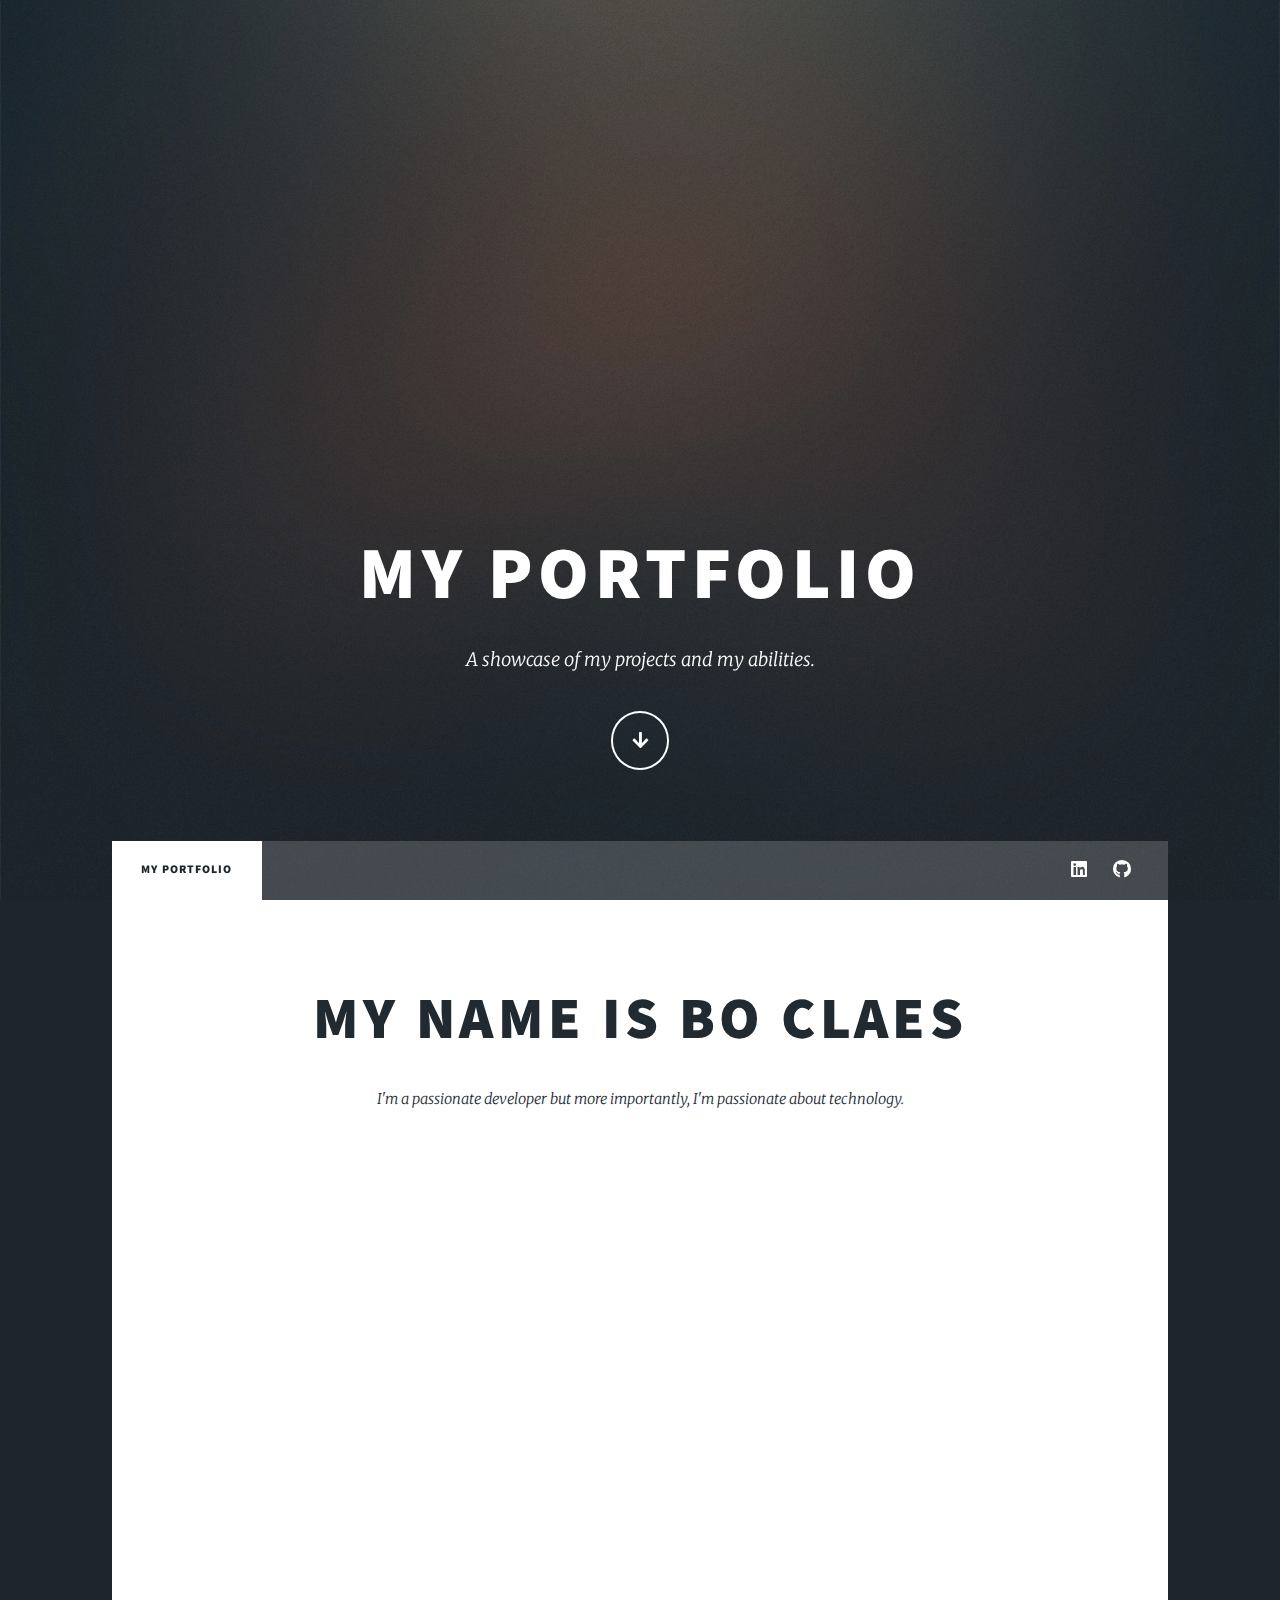
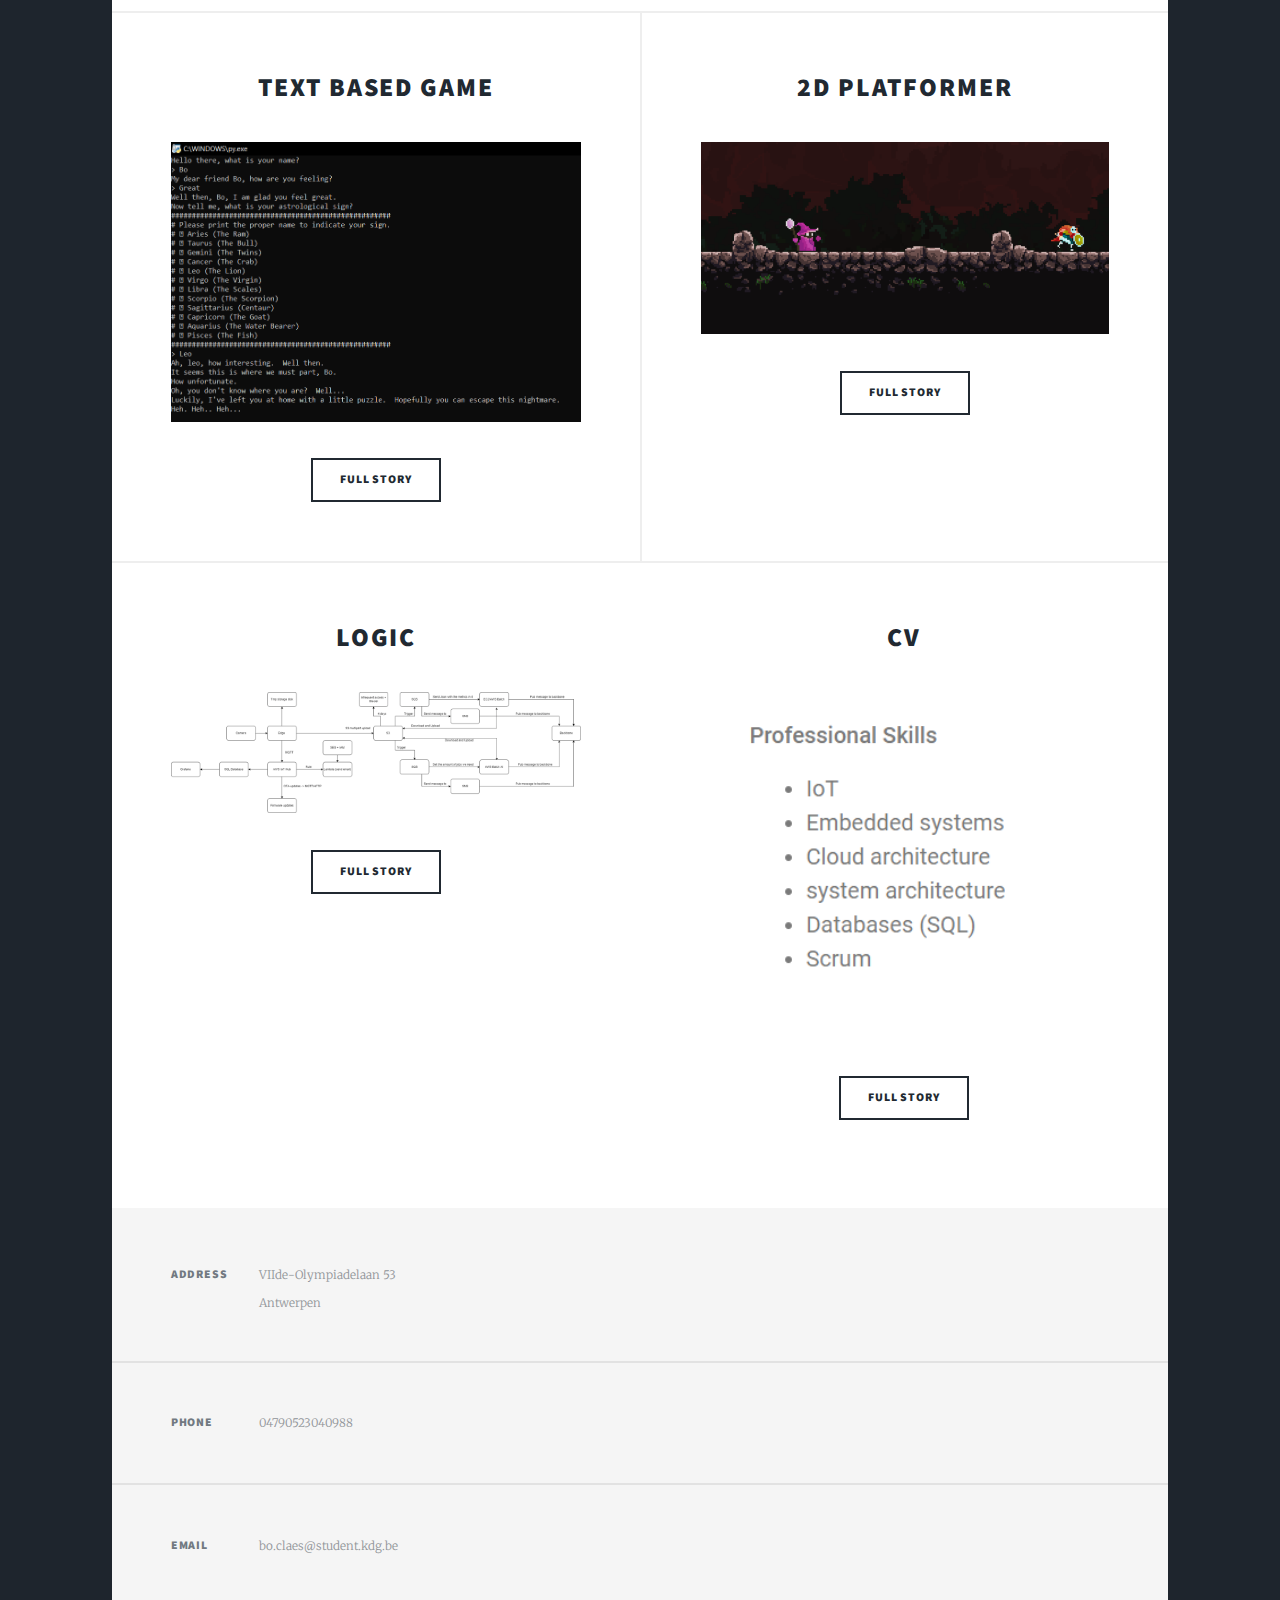
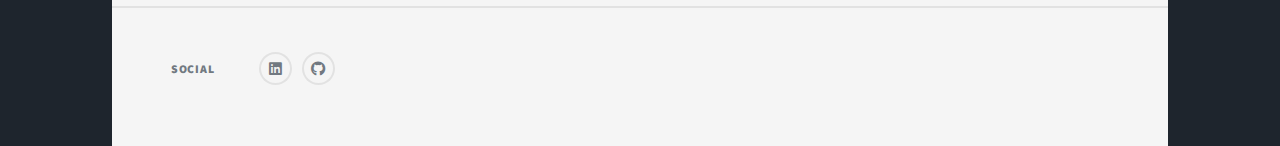
<file: index.html>
<!DOCTYPE HTML>
<!--
	Massively by HTML5 UP
	html5up.net | @ajlkn
	Free for personal and commercial use under the CCA 3.0 license (html5up.net/license)
-->
<html>
	<head>
		<title> Portfolio </title>
		<link href="[data-uri]" rel="icon" type="image/x-icon" />
		<meta charset="utf-8" />
		<meta name="viewport" content="width=device-width, initial-scale=1, user-scalable=no" />
		<link rel="stylesheet" href="assets/css/main.css" />
		<link rel="stylesheet" href="assets/css/style.css" />
		<noscript><link rel="stylesheet" href="assets/css/noscript.css" /></noscript>
	</head>
	<body class="is-preload">

		<!-- Wrapper -->
			<div id="wrapper" class="fade-in">

				<!-- Intro -->
					<div id="intro">
						<h1>My Portfolio</h1>
						<p>A showcase of my projects and my abilities.</p>
						<ul class="actions">
							<li><a href="#header" class="button icon solid solo fa-arrow-down scrolly">Continue</a></li>
						</ul>
					</div>

				<!-- Header -->
					<header id="header">
						<a class="logo">Portfolio</a>
					</header>

				<!-- Nav -->
					<nav id="nav">
						<ul class="links">
							<li class="active"><a href="index.html">My Portfolio</a></li>
						</ul>
						<ul class="icons">
							<li><a href="https://www.linkedin.com/in/bo-claes-a20695233/" target="_blank" class="icon brands fa-linkedin"><span class="label">Linkedin</span> </a></li>
							<li><a href="https://github.com/calypsorrr" target="_blank" class="icon brands fa-github"><span class="label">GitHub</span></a></li>
						</ul>
					</nav>

				<!-- Main -->
					<div id="main">

						<!-- Featured Post -->
							<article class="post featured">
								<header class="major">
									<h2><a  href="Me.html">My name is Bo Claes<br />
									</a></h2>
									<p>I'm a passionate developer but more importantly, I'm passionate about technology.</p>
								</header>
								<div class="skill-bars">
									<div class="bar">
									  <div class="info">
										<span>HTML</span>
									  </div>
									  <div class="progress-line html">
										<span></span>
									  </div>
									</div>
									<div class="bar">
									  <div class="info">
										<span>CSS</span>
									  </div>
									  <div class="progress-line css">
										<span></span>
									  </div>
									</div>
									<div class="bar">
									  <div class="info">
										<span>AWS</span>
									  </div>
									  <div class="progress-line jquery">
										<span></span>
									  </div>
									</div>
									<div class="bar">
									  <div class="info">
										<span>Python</span>
									  </div>
									  <div class="progress-line python">
										<span></span>
									  </div>
									</div>
									<div class="bar">
									  <div class="info">
										<span>MySQL</span>
									  </div>
									  <div class="progress-line mysql">
										<span></span>
									  </div>
									</div>
								  </div>
							</article>

						<!-- Posts -->
							<section class="posts">
								<article>
									<header>
										<h2>Text based game<br />
										</h2>
									</header>
									<a href="Text.html" class="image fit"><img src="images/Text.png" alt="" /></a>
									<p></p>
									<ul class="actions special">
										<li><a href="Text.html" class="button">Full Story</a></li>
									</ul>
								</article>
								<article>
									<header>
										<h2>2D platformer<br />
										</h2>
									</header>
									<a href="2D.html" class="image fit"><img src="images/Godot.png" alt="" /></a>
									<p></p>
									<ul class="actions special">
										<li><a href="2D.html" class="button">Full Story</a></li>
									</ul>
								</article>
							</section>
							<section class="posts">
								<article>
									<header>
										<h2>Logic<br />
										</h2>
									</header>
									<a href="logic.html" class="image fit"><img src="images/logica.png" alt="" /></a>
									<p></p>
									<ul class="actions special">
										<li><a href="logic.html" class="button">Full Story</a></li>
									</ul>
								</article>
							<section class="posts">
								<article>
									<header>
										<h2>CV<br />
										</h2>
									</header>
									<a class="image fit"><img src="images/cv.png" alt="" /></a>
									<p></p>
									<ul class="actions special">
										<li><a href="https://prototyping.bo.claes.nxtmediatech.eu/" target="_blank" class="button">Full Story</a></li>
									</ul>
								</article>

						<!-- Footer -->

					</div>

				<!-- Footer -->
					<footer id="footer">
						<section class="split contact">
							<section class="alt">
								<h3>Address</h3>
								<p>VIIde-Olympiadelaan 53<br />
								Antwerpen</p>
							</section>
							<section>
								<h3>Phone</h3>
								<p>04790523040988</a></p>
							</section>
							<section>
								<h3>Email</h3>
								<p>bo.claes@student.kdg.be</a></p>
							</section>
							<section>
								<h3>Social</h3>
								<ul class="icons alt">
									<li><a href="https://www.linkedin.com/in/bo-claes-a20695233/" target="_blank" class="icon brands fa-linkedin"><span class="label">Linkedin</span></a></li>
									<li><a href="https://github.com/calypsorrr" target="_blank" class="icon brands fa-github"><span class="label">GitHub</span></a></li>
								</ul>
							</section>
						</section>
					</footer>

			</div>

		<!-- Scripts -->
			<script src="assets/js/jquery.min.js"></script>
			<script src="assets/js/jquery.scrollex.min.js"></script>
			<script src="assets/js/jquery.scrolly.min.js"></script>
			<script src="assets/js/browser.min.js"></script>
			<script src="assets/js/breakpoints.min.js"></script>
			<script src="assets/js/util.js"></script>
			<script src="assets/js/main.js"></script>

	</body>
</html>
</file>
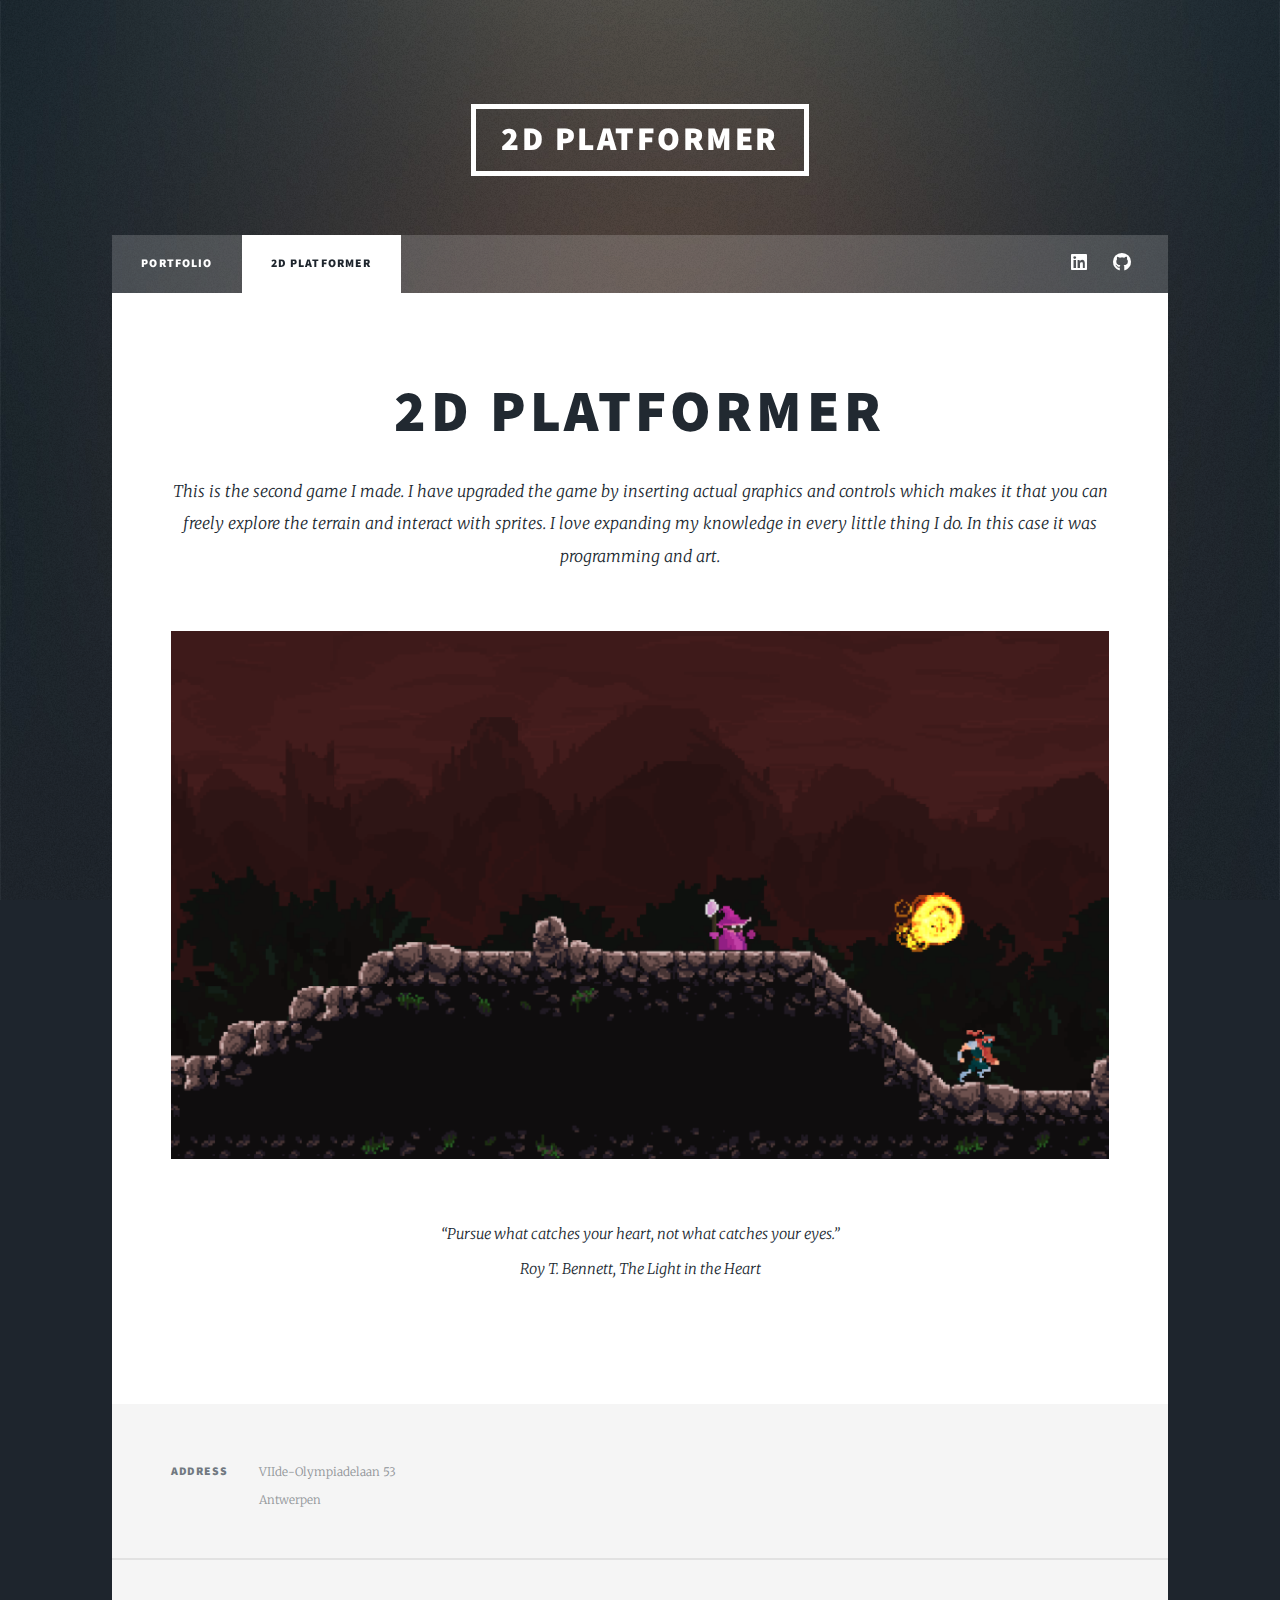
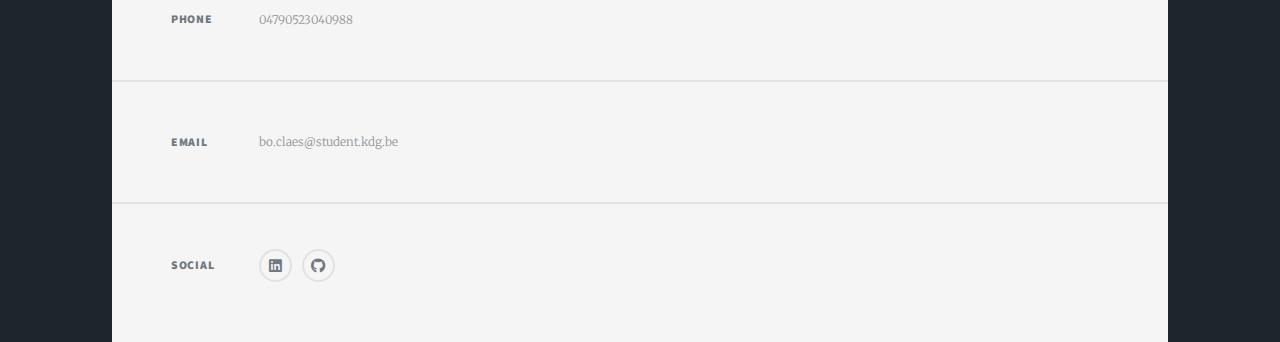
<file: 2D.html>
<!DOCTYPE HTML>
<!--
	Massively by HTML5 UP
	html5up.net | @ajlkn
	Free for personal and commercial use under the CCA 3.0 license (html5up.net/license)
-->
<html>
	<head>
		<title> 2D </title>
		<link href="[data-uri]" rel="icon" type="image/x-icon" />
		<meta charset="utf-8" />
		<meta name="viewport" content="width=device-width, initial-scale=1, user-scalable=no" />
		<link rel="stylesheet" href="assets/css/main.css" />
		<noscript><link rel="stylesheet" href="assets/css/noscript.css" /></noscript>
	</head>
	<body class="is-preload">

		<!-- Wrapper -->
			<div id="wrapper">

				<!-- Header -->
					<header id="header">
						<a class="logo">2D platformer</a>
					</header>

				<!-- Nav -->
					<nav id="nav">
						<ul class="links">
							<li><a href="index.html">Portfolio</a></li>
							<li class="active"><a href="2D.html">2D platformer</a></li>
						</ul>
						<ul class="icons">
							<li><a href="https://www.linkedin.com/in/bo-claes-a20695233/" target="_blank" class="icon brands fa-linkedin"><span class="label">Linkedin</span></a></li>
							<li><a href="https://github.com/calypsorrr" target="_blank" class="icon brands fa-github"><span class="label">GitHub</span></a></li>
						</ul>
					</nav>

				<!-- Main -->
					<div id="main">

						<!-- Post -->
							<section class="post">
								<header class="major">
									<h1>2D platformer</h1>
									<p>This is the second game I made. I have upgraded the game by inserting actual graphics and controls which makes it that you can freely explore the terrain and interact with sprites. I love expanding my knowledge in every little thing I do. In this case it was programming and art. </p>
								</header>
								<div class="image main"><img src="images/Godot_2.png" alt="" /></div>
								<header class="major">
									<p>“Pursue what catches your heart, not what catches your eyes.”<br>Roy T. Bennett, The Light in the Heart
									</p>
								</header>
							</section>

					</div>

				<!-- Footer -->
					<footer id="footer">
							<section class="split contact">
								<section class="alt">
									<h3>Address</h3>
									<p>VIIde-Olympiadelaan 53<br />
									Antwerpen</p>
								</section>
								<section>
									<h3>Phone</h3>
									<p>04790523040988</a></p>
								</section>
								<section>
									<h3>Email</h3>
									<p>bo.claes@student.kdg.be</a></p>
								</section>
							<section>
								<h3>Social</h3>
								<ul class="icons alt">
									<li><a href="https://www.linkedin.com/in/bo-claes-a20695233/" target="_blank" class="icon brands fa-linkedin"><span class="label">Linkedin</span></a></li>
									<li><a href="https://github.com/calypsorrr" target="_blank" class="icon brands fa-github"><span class="label">GitHub</span></a></li>
								</ul>
							</section>
						</section>
					</footer>

			</div>

		<!-- Scripts -->
			<script src="assets/js/jquery.min.js"></script>
			<script src="assets/js/jquery.scrollex.min.js"></script>
			<script src="assets/js/jquery.scrolly.min.js"></script>
			<script src="assets/js/browser.min.js"></script>
			<script src="assets/js/breakpoints.min.js"></script>
			<script src="assets/js/util.js"></script>
			<script src="assets/js/main.js"></script>

	</body>
</html>
</file>
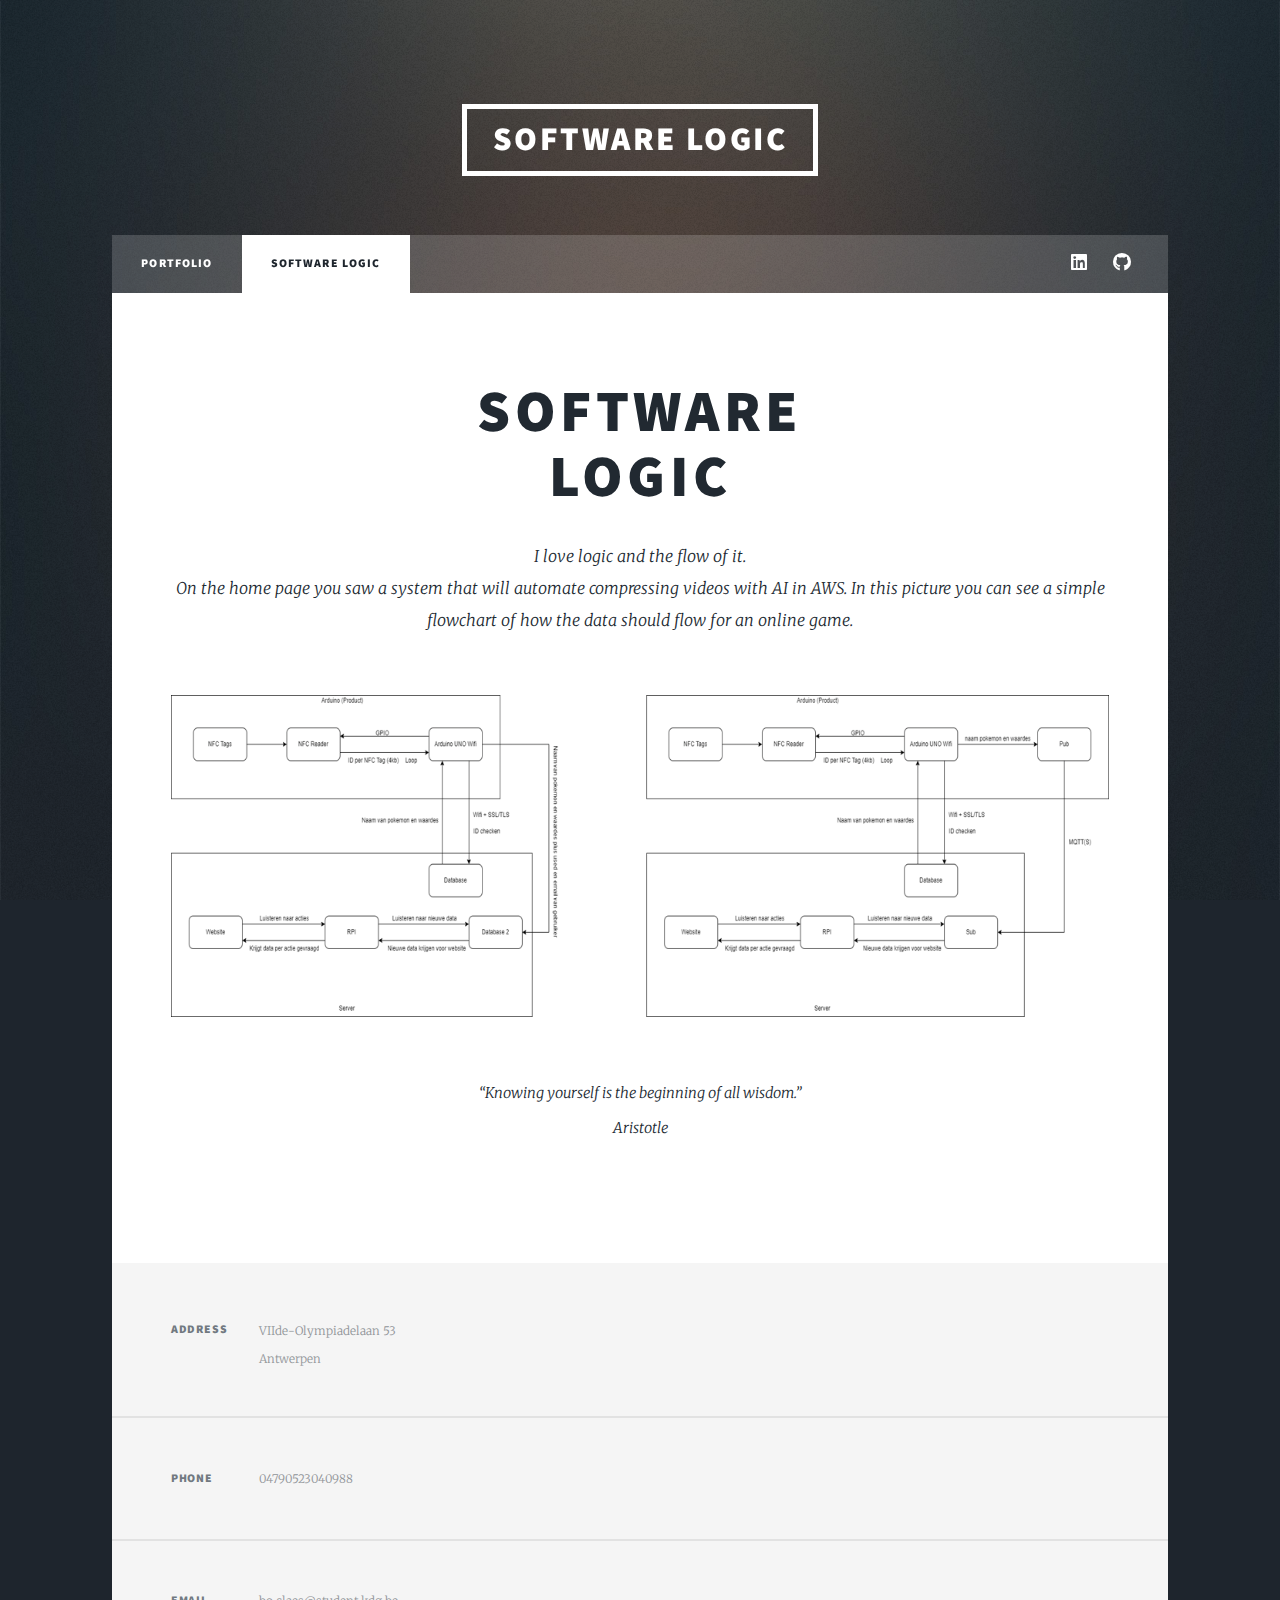
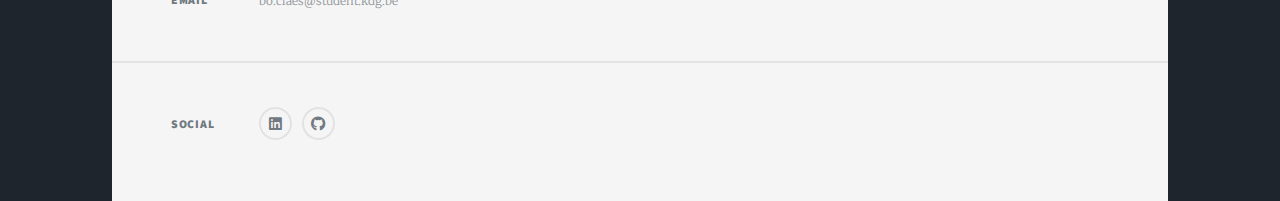
<file: logic.html>
<!DOCTYPE HTML>
<!--
	Massively by HTML5 UP
	html5up.net | @ajlkn
	Free for personal and commercial use under the CCA 3.0 license (html5up.net/license)
-->
<html>
	<head>
		<title> Logic </title>
		<link href="[data-uri]" rel="icon" type="image/x-icon" />
		<meta charset="utf-8" />
		<meta name="viewport" content="width=device-width, initial-scale=1, user-scalable=no" />
		<link rel="stylesheet" href="assets/css/main.css" />
		<noscript><link rel="stylesheet" href="assets/css/noscript.css" /></noscript>
	</head>
	<body class="is-preload">

		<!-- Wrapper -->
			<div id="wrapper">

				<!-- Header -->
					<header id="header">
						<a class="logo">Software logic</a>
					</header>

				<!-- Nav -->
					<nav id="nav">
						<ul class="links">
							<li><a href="index.html">Portfolio</a></li>
							<li class="active"><a href="logic.html">Software logic</a></li>
						</ul>
						<ul class="icons">
							<li><a href="https://www.linkedin.com/in/bo-claes-a20695233/" target="_blank" class="icon brands fa-linkedin"><span class="label">Linkedin</span> </a></li>
							<li><a href="https://github.com/calypsorrr" target="_blank" class="icon brands fa-github"><span class="label">GitHub</span></a></li>
						</ul>
					</nav>

				<!-- Main -->
					<div id="main">

						<!-- Post -->
							<section class="post">
								<header class="major">
									<h1>Software<br />
									Logic</h1>
									<p>I love logic and the flow of it.<br> On the home page you saw a system that will automate compressing videos with AI in AWS.
                                        In this picture you can see a simple flowchart of how the data should flow for an online game. </p>
								</header>
								<div class="image main"><img src="images/logica_2.png" alt="" /></div>
                                <header class="major">
								<p>“Knowing yourself is the beginning of all wisdom.”<br>Aristotle
                                </p>
                            </header>
							</section>

					</div>

				<!-- Footer -->
					<footer id="footer">
							<section class="split contact">
								<section class="alt">
									<h3>Address</h3>
									<p>VIIde-Olympiadelaan 53<br />
									Antwerpen</p>
								</section>
								<section>
									<h3>Phone</h3>
									<p>04790523040988</a></p>
								</section>
								<section>
									<h3>Email</h3>
									<p>bo.claes@student.kdg.be</a></p>
								</section>
							<section>
								<h3>Social</h3>
								<ul class="icons alt">
									<li><a href="https://www.linkedin.com/in/bo-claes-a20695233/" target="_blank" class="icon brands fa-linkedin"><span class="label">Linkedin</span></a></li>
									<li><a href="https://github.com/calypsorrr" target="_blank" class="icon brands fa-github"><span class="label">GitHub</span></a></li>
								</ul>
							</section>
						</section>
					</footer>

			</div>

		<!-- Scripts -->
			<script src="assets/js/jquery.min.js"></script>
			<script src="assets/js/jquery.scrollex.min.js"></script>
			<script src="assets/js/jquery.scrolly.min.js"></script>
			<script src="assets/js/browser.min.js"></script>
			<script src="assets/js/breakpoints.min.js"></script>
			<script src="assets/js/util.js"></script>
			<script src="assets/js/main.js"></script>

	</body>
</html>
</file>
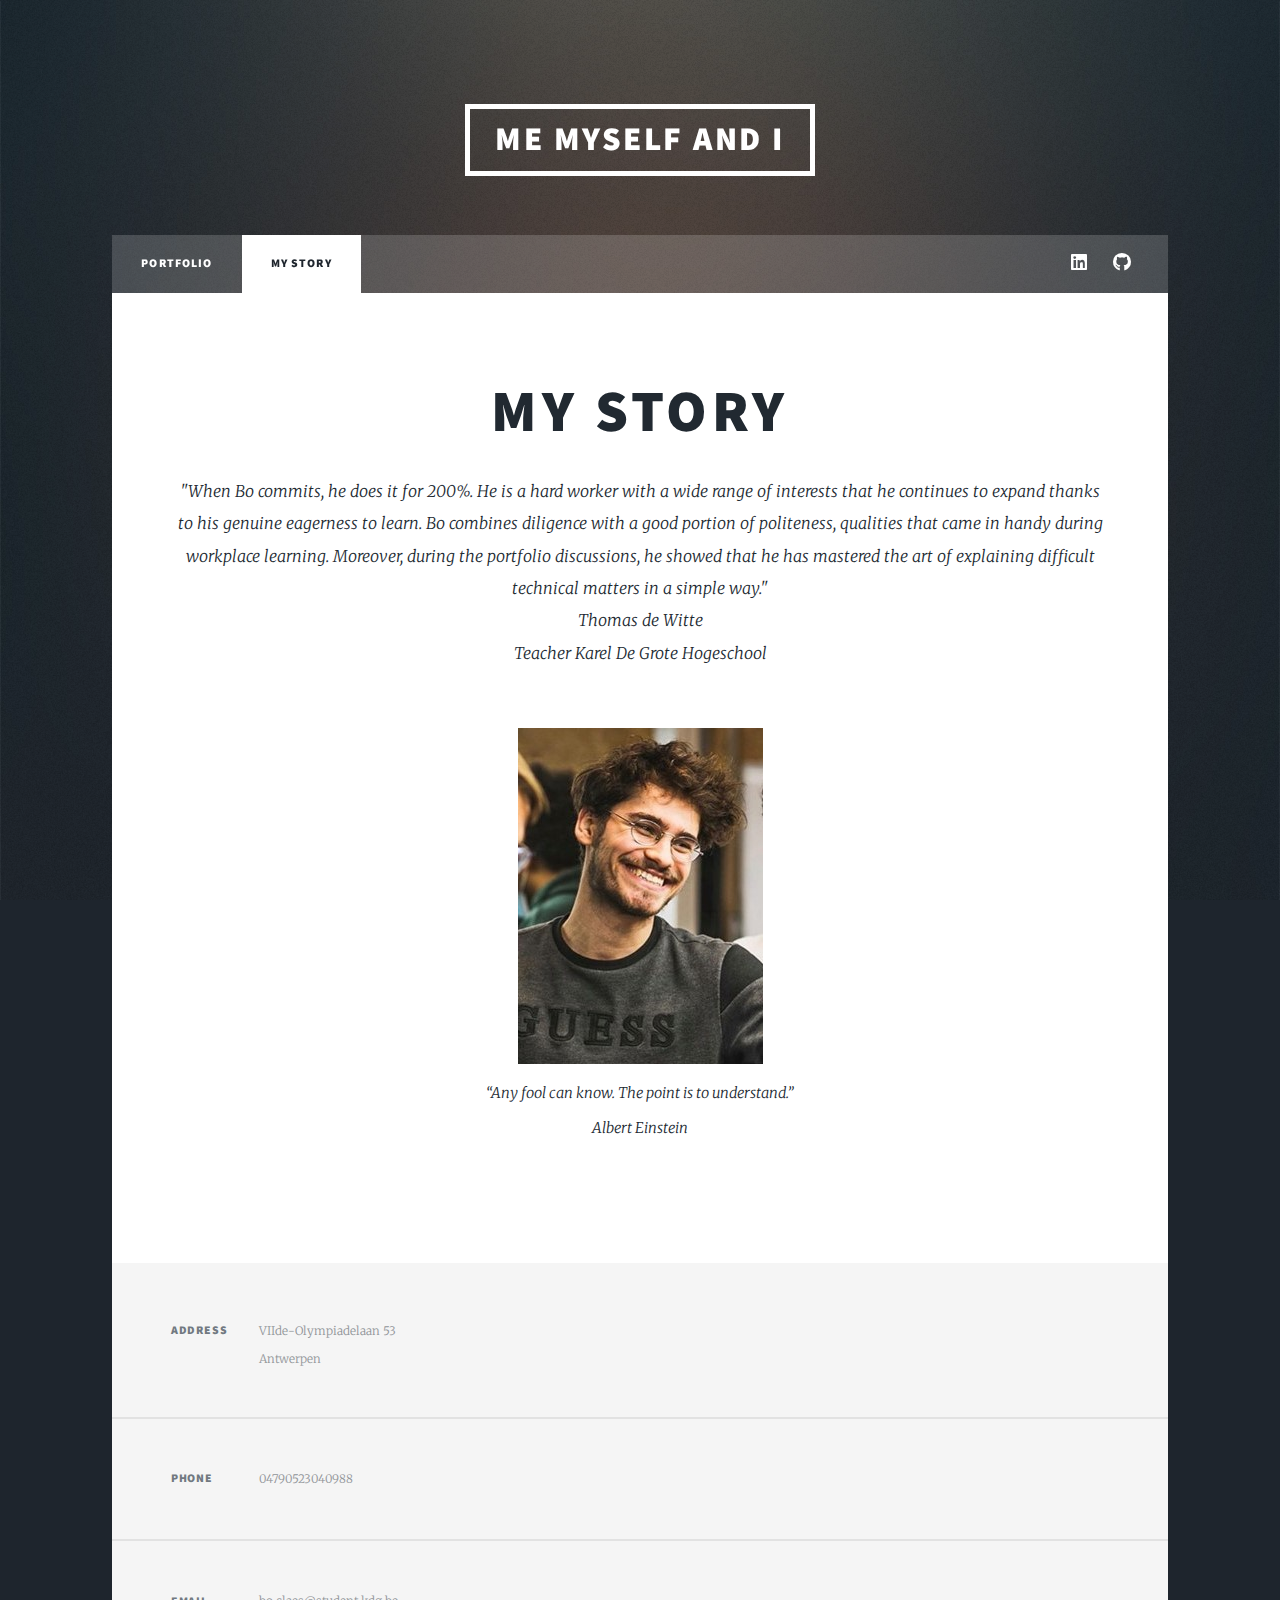
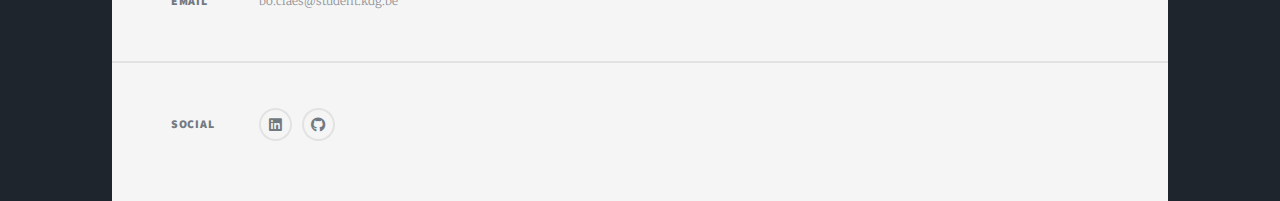
<file: Me.html>
<!DOCTYPE HTML>
<!--
	Massively by HTML5 UP
	html5up.net | @ajlkn
	Free for personal and commercial use under the CCA 3.0 license (html5up.net/license)
-->
<html>
	<head>
		<title> Me Myself and I </title>
		<link href="[data-uri]" rel="icon" type="image/x-icon" />
		<meta charset="utf-8" />
		<meta name="viewport" content="width=device-width, initial-scale=1, user-scalable=no" />
		<link rel="stylesheet" href="assets/css/main.css" />
		<noscript><link rel="stylesheet" href="assets/css/noscript.css" /></noscript>
	</head>
	<body class="is-preload">

		<!-- Wrapper -->
			<div id="wrapper">

				<!-- Header -->
					<header id="header">
						<a class="logo">Me Myself and I</a>
					</header>

				<!-- Nav -->
					<nav id="nav">
						<ul class="links">
							<li><a href="index.html">Portfolio</a></li>
							<li class="active"><a href="2D.html">My story</a></li>
						</ul>
						<ul class="icons">
							<li><a href="https://www.linkedin.com/in/bo-claes-a20695233/" target="_blank" class="icon brands fa-linkedin"><span class="label">Linkedin</span></a></li>
							<li><a href="https://github.com/calypsorrr" target="_blank" class="icon brands fa-github"><span class="label">GitHub</span></a></li>
						</ul>
					</nav>

				<!-- Main -->
					<div id="main">

						<!-- Post -->
							<section class="post">
								<header class="major">
									<h1>My Story</h1>
									<p>"When Bo commits, he does it for 200%. He is a hard worker with a wide range of interests that he continues to expand thanks to his genuine eagerness to learn. Bo combines diligence with a good portion of politeness, qualities that came in handy during workplace learning. Moreover, during the portfolio discussions, he showed that he has mastered the art of explaining difficult technical matters in a simple way."<br> Thomas de Witte <br> Teacher Karel De Grote Hogeschool 
									</p>
								</header>
								<header class="major">
								<div class="image bo"><img src="images/me.jpg" alt="" /></div>
								<p>“Any fool can know. The point is to understand.”<br> Albert Einstein</p>
								</header>
							</section>

					</div>

				<!-- Footer -->
					<footer id="footer">
							<section class="split contact">
								<section class="alt">
									<h3>Address</h3>
									<p>VIIde-Olympiadelaan 53<br />
									Antwerpen</p>
								</section>
								<section>
									<h3>Phone</h3>
									<p>04790523040988</a></p>
								</section>
								<section>
									<h3>Email</h3>
									<p>bo.claes@student.kdg.be</a></p>
								</section>
							<section>
								<h3>Social</h3>
								<ul class="icons alt">
									<li><a href="https://www.linkedin.com/in/bo-claes-a20695233/" target="_blank" class="icon brands fa-linkedin"><span class="label">Linkedin</span></a></li>
									<li><a href="https://github.com/calypsorrr" target="_blank" class="icon brands fa-github"><span class="label">GitHub</span></a></li>
								</ul>
							</section>
						</section>
					</footer>

			</div>

		<!-- Scripts -->
			<script src="assets/js/jquery.min.js"></script>
			<script src="assets/js/jquery.scrollex.min.js"></script>
			<script src="assets/js/jquery.scrolly.min.js"></script>
			<script src="assets/js/browser.min.js"></script>
			<script src="assets/js/breakpoints.min.js"></script>
			<script src="assets/js/util.js"></script>
			<script src="assets/js/main.js"></script>

	</body>
</html>
</file>
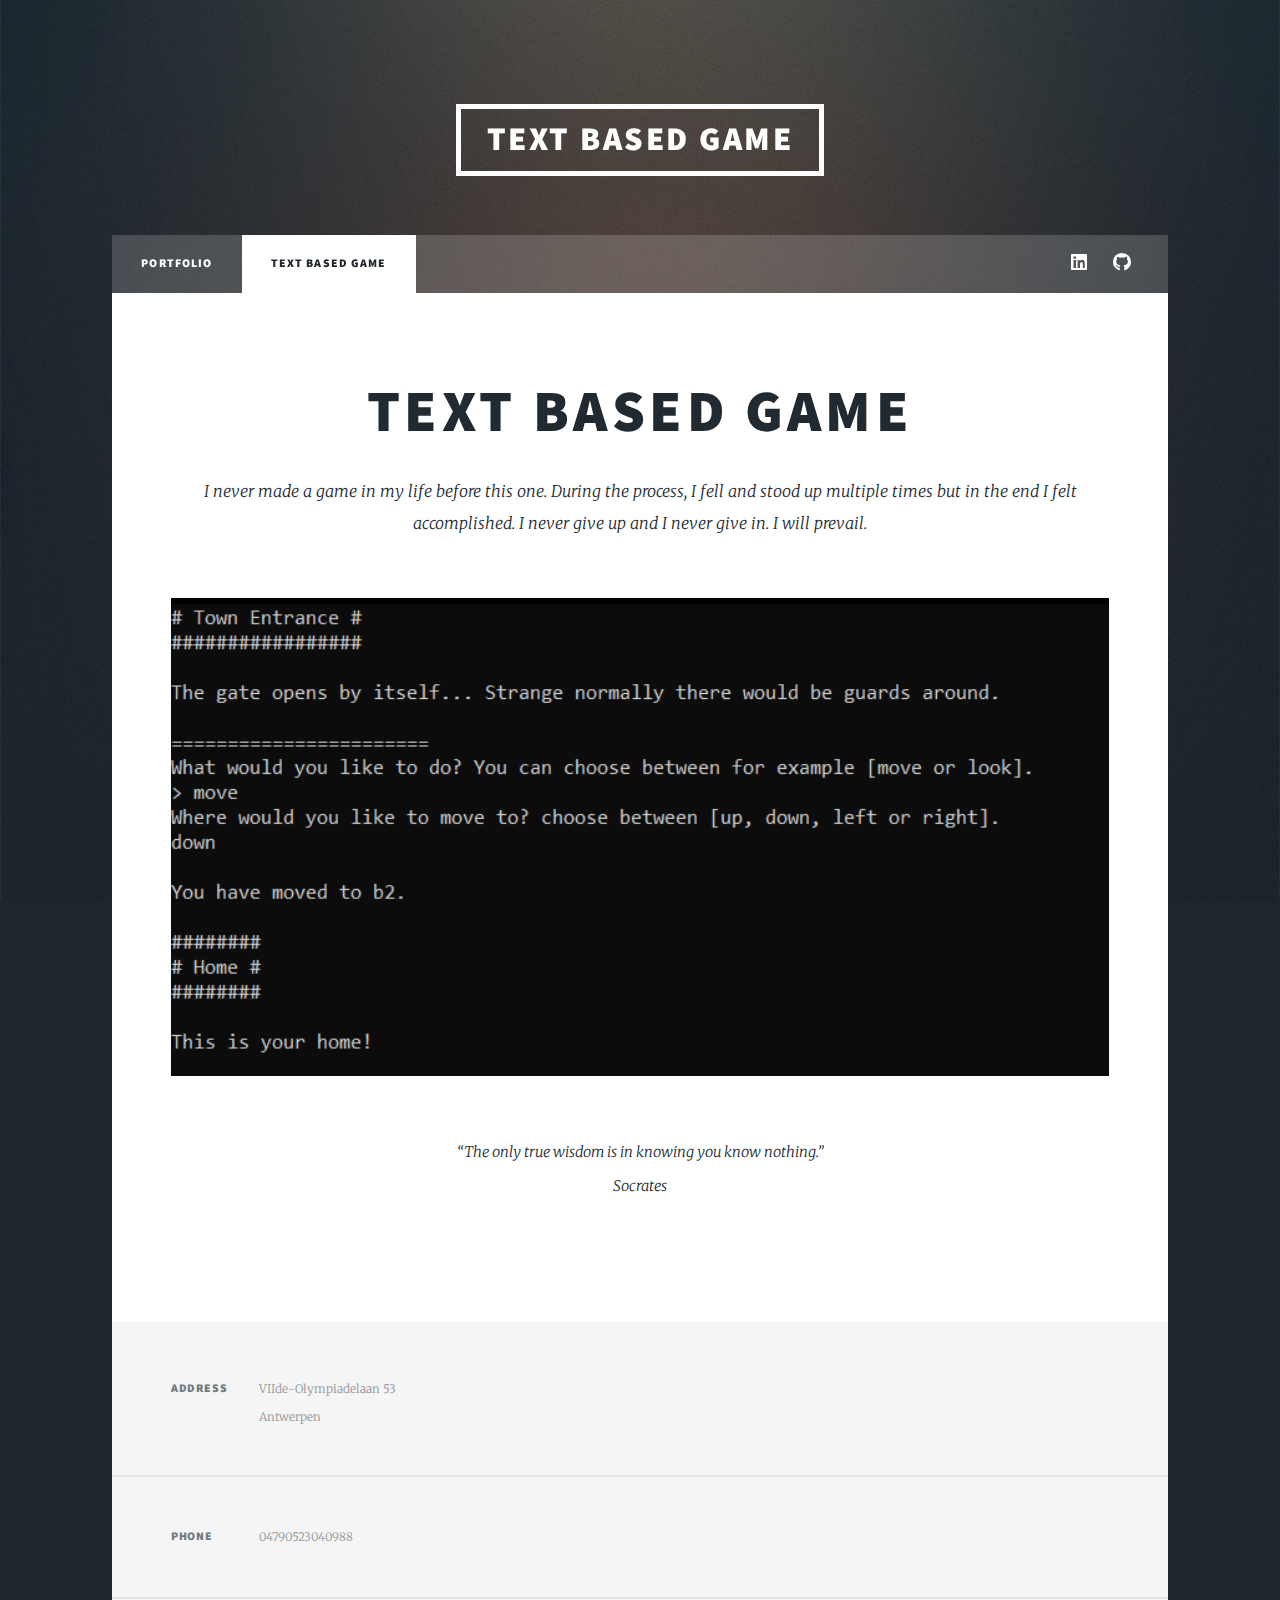
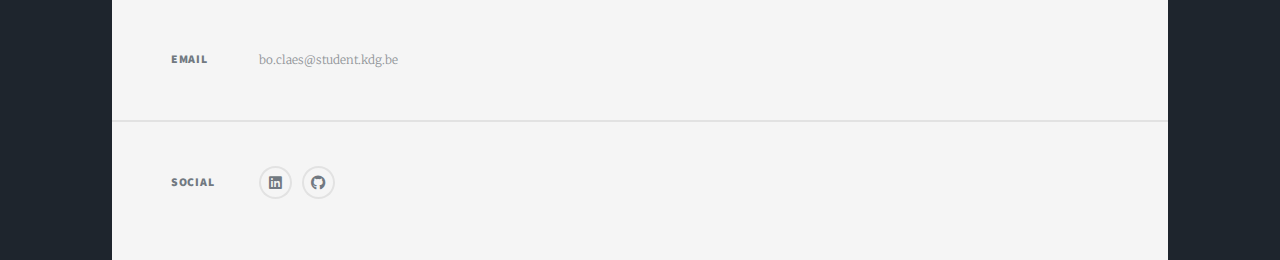
<file: Text.html>
<!DOCTYPE HTML>
<!--
	Massively by HTML5 UP
	html5up.net | @ajlkn
	Free for personal and commercial use under the CCA 3.0 license (html5up.net/license)
-->
<html>
	<head>
		<title> Text Based Game </title>
		<link href="[data-uri]" rel="icon" type="image/x-icon" />
		<meta charset="utf-8" />
		<meta name="viewport" content="width=device-width, initial-scale=1, user-scalable=no" />
		<link rel="stylesheet" href="assets/css/main.css" />
		<noscript><link rel="stylesheet" href="assets/css/noscript.css" /></noscript>
	</head>
	<body class="is-preload">

		<!-- Wrapper -->
			<div id="wrapper">

				<!-- Header -->
					<header id="header">
						<a class="logo">Text based game</a>
					</header>

				<!-- Nav -->
					<nav id="nav">
						<ul class="links">
							<li><a href="index.html">Portfolio</a></li>
							<li class="active"><a href="Text.html">Text based game</a></li>
						</ul>
						<ul class="icons">
							<li><a href="https://www.linkedin.com/in/bo-claes-a20695233/" target="_blank" class="icon brands fa-linkedin"><span class="label">Linkedin</span></a></li>
							<li><a href="https://github.com/calypsorrr" target="_blank" class="icon brands fa-github"><span class="label">GitHub</span></a></li>
						</ul>
					</nav>

				<!-- Main -->
					<div id="main">

						<!-- Post -->
							<section class="post">
								<header class="major">
									<h1>Text based game</h1>
									<p>I never made a game in my life before this one. During the process, I fell and stood up multiple times but in the end I felt accomplished. I never give up and I never give in. I will prevail.</p>
								</header>
								<div class="image main"><img src="images/Text_2.png" alt="" /></div>
								<header class="major">
									<p>“The only true wisdom is in knowing you know nothing.”<br>Socrates
									</p>
								</header>
							</section>

					</div>

				<!-- Footer -->
					<footer id="footer">
							<section class="split contact">
								<section class="alt">
									<h3>Address</h3>
									<p>VIIde-Olympiadelaan 53<br />
									Antwerpen</p>
								</section>
								<section>
									<h3>Phone</h3>
									<p>04790523040988</a></p>
								</section>
								<section>
									<h3>Email</h3>
									<p>bo.claes@student.kdg.be</a></p>
								</section>
							<section>
								<h3>Social</h3>
								<ul class="icons alt">
									<li><a href="https://www.linkedin.com/in/bo-claes-a20695233/" target="_blank" class="icon brands fa-linkedin"><span class="label">Linkedin</span></a></li>
									<li><a href="https://github.com/calypsorrr" target="_blank" class="icon brands fa-github"><span class="label">GitHub</span></a></li>
								</ul>
							</section>
						</section>
					</footer>

			</div>

		<!-- Scripts -->
			<script src="assets/js/jquery.min.js"></script>
			<script src="assets/js/jquery.scrollex.min.js"></script>
			<script src="assets/js/jquery.scrolly.min.js"></script>
			<script src="assets/js/browser.min.js"></script>
			<script src="assets/js/breakpoints.min.js"></script>
			<script src="assets/js/util.js"></script>
			<script src="assets/js/main.js"></script>

	</body>
</html>
</file>
<file: assets/css/style.css>
@import url('https://fonts.googleapis.com/css2?family=Poppins:wght@200;300;400;500;600;700&display=swap');
*{
  margin: 0;
  padding: 0;
  box-sizing: border-box;
  font-family: 'Poppins', sans-serif;
}

::selection{
  color: #fff;
  background: #6665ee;
}

.skill-bars .bar{
  margin: 20px 0;
}
.skill-bars .bar:first-child{
  margin-top: 0px;
}
.skill-bars .bar .info{
  margin-bottom: 5px;
}
.skill-bars .bar .info span{
  font-weight: 500;
  font-size: 17px;
  opacity: 0;
  animation: showText 0.5s 1s linear forwards;
}
@keyframes showText {
  100%{
    opacity: 1;
  }
}
.skill-bars .bar .progress-line{
    height: 10px;
    width: 100%;
    background: #f0f0f0;
    position: relative;
    text-align: left;
    transform: scaleX(0);
    transform-origin: left;
    border-radius: 10px;
    box-shadow: inset 0 1px 1px rgba(0,0,0,0.05),
                0 1px rgba(255,255,255,0.8);
    animation: animate 1s cubic-bezier(1,0,0.5,1) forwards;
  }
@keyframes animate {
  100%{
    transform: scaleX(1);
  }
}
.bar .progress-line span{
  height: 100%;
  position: absolute;
  border-radius: 10px;
  transform: scaleX(0);
  transform-origin: left;
  background: #6665ee;
  animation: animate 1s 1s cubic-bezier(1,0,0.5,1) forwards;
}
.bar .progress-line.html span{
  width: 70%;
}
.bar .progress-line.css span{
  width: 60%;
}
.bar .progress-line.jquery span{
  width: 40%;
}
.bar .progress-line.python span{
  width: 80%;
}
.bar .progress-line.mysql span{
  width: 75%;
}
.progress-line span::before{
  position: absolute;
  content: "";
  top: -10px;
  right: 0;
  height: 0;
  width: 0;
  border: 7px solid transparent;
  border-bottom-width: 0px;
  border-right-width: 0px;
  border-top-color: #000;
  opacity: 0;
  animation: showText2 0.5s 1.5s linear forwards;
}
.progress-line span::after{
  position: absolute;
  top: -28px;
  right: 0;
  font-weight: 500;
  background: #000;
  color: #fff;
  padding: 1px 8px;
  font-size: 12px;
  border-radius: 3px;
  opacity: 0;
  animation: showText2 0.5s 1.5s linear forwards;
}
@keyframes showText2 {
  100%{
    opacity: 1;
  }
}
.progress-line.html span::after{
  content: "70%";
}
.progress-line.css span::after{
  content: "60%";
}
.progress-line.jquery span::after{
  content: "40%";
}
.progress-line.python span::after{
  content: "80%";
}
.progress-line.mysql span::after{
  content: "75%";
}
</file>
<file: assets/css/main.css>
@import url(fontawesome-all.min.css);
@import url("https://fonts.googleapis.com/css?family=Merriweather:300,700,300italic,700italic|Source+Sans+Pro:900");

/*
	Massively by HTML5 UP
	html5up.net | @ajlkn
	Free for personal and commercial use under the CCA 3.0 license (html5up.net/license)
*/

html, body, div, span, applet, object,
iframe, h1, h2, h3, h4, h5, h6, p, blockquote,
pre, a, abbr, acronym, address, big, cite,
code, del, dfn, em, img, ins, kbd, q, s, samp,
small, strike, strong, sub, sup, tt, var, b,
u, i, center, dl, dt, dd, ol, ul, li, fieldset,
form, label, legend, table, caption, tbody,
tfoot, thead, tr, th, td, article, aside,
canvas, details, embed, figure, figcaption,
footer, header, hgroup, menu, nav, output, ruby,
section, summary, time, mark, audio, video {
	margin: 0;
	padding: 0;
	border: 0;
	font-size: 100%;
	font: inherit;
	vertical-align: baseline;}

article, aside, details, figcaption, figure,
footer, header, hgroup, menu, nav, section {
	display: block;}

body {
	line-height: 1;
}

ol, ul {
	list-style: none;
}

blockquote, q {
	quotes: none;
}

	blockquote:before, blockquote:after, q:before, q:after {
		content: '';
		content: none;
	}

table {
	border-collapse: collapse;
	border-spacing: 0;
}

body {
	-webkit-text-size-adjust: none;
}

mark {
	background-color: transparent;
	color: inherit;
}

input::-moz-focus-inner {
	border: 0;
	padding: 0;
}

input, select, textarea {
	-moz-appearance: none;
	-webkit-appearance: none;
	-ms-appearance: none;
	appearance: none;
}

/* Basic */

	@-ms-viewport {
		width: device-width;
	}

	body {
		-ms-overflow-style: scrollbar;
	}

	@media screen and (max-width: 480px) {

		html, body {
			min-width: 320px;
		}

	}

	html {
		box-sizing: border-box;
	}

	*, *:before, *:after {
		box-sizing: inherit;
	}

	body {
		background-color: #1e252d;
	}

		body.is-preload *, body.is-preload *:before, body.is-preload *:after {
			-moz-animation: none !important;
			-webkit-animation: none !important;
			-ms-animation: none !important;
			animation: none !important;
			-moz-transition: none !important;
			-webkit-transition: none !important;
			-ms-transition: none !important;
			transition: none !important;
		}

/* Type */

	html {
		font-size: 16pt;
	}

		@media screen and (max-width: 1680px) {

			html {
				font-size: 12pt;
			}

		}

		@media screen and (max-width: 1280px) {

			html {
				font-size: 11pt;
			}

		}

		@media screen and (max-width: 360px) {

			html {
				font-size: 10pt;
			}

		}

	body {
		color: #212931;
	}

	body, input, select, textarea {
		font-family: "Merriweather", Georgia, serif;
		font-weight: 300;
		font-size: 1rem;
		line-height: 2.375;
	}

	a {
		-moz-transition: color 0.2s ease-in-out, background-color 0.2s ease-in-out, border-color 0.2s ease-in-out, box-shadow 0.2s ease-in-out;
		-webkit-transition: color 0.2s ease-in-out, background-color 0.2s ease-in-out, border-color 0.2s ease-in-out, box-shadow 0.2s ease-in-out;
		-ms-transition: color 0.2s ease-in-out, background-color 0.2s ease-in-out, border-color 0.2s ease-in-out, box-shadow 0.2s ease-in-out;
		transition: color 0.2s ease-in-out, background-color 0.2s ease-in-out, border-color 0.2s ease-in-out, box-shadow 0.2s ease-in-out;
		border-bottom: dotted 1px;
		text-decoration: none;
	}

		a:hover {
			border-bottom-color: transparent;
		}

	strong, b {
		font-weight: 600;
	}

	em, i {
		font-style: italic;
	}

	p {
		text-align: justify;
		margin: 0 0 2rem 0;
	}

	h1, h2, h3, h4, h5, h6 {
		font-family: "Source Sans Pro", Helvetica, sans-serif;
		font-weight: 900;
		line-height: 1.5;
		letter-spacing: 0.075em;
		text-transform: uppercase;
		margin: 0 0 1rem 0;
	}

		h1 a, h2 a, h3 a, h4 a, h5 a, h6 a {
			border-bottom: 0;
			color: inherit;
			text-decoration: none;
		}

	h1 {
		font-size: 4rem;
		line-height: 1.1;
		margin: 0 0 2rem 0;
	}

	h2 {
		font-size: 1.75rem;
		line-height: 1.3;
		margin: 0 0 1.5rem 0;
	}

	h3 {
		font-size: 1.25rem;
		margin: 0 0 1.5rem 0;
	}

	h4 {
		font-size: 1rem;
	}

	h5 {
		font-size: 0.9rem;
	}

	h6 {
		font-size: 0.8rem;
	}

	sub {
		font-size: 0.8rem;
		position: relative;
		top: 0.5rem;
	}

	sup {
		font-size: 0.8rem;
		position: relative;
		top: -0.5rem;
	}

	blockquote {
		border-left: solid 4px;
		font-style: italic;
		margin: 0 0 2rem 0;
		padding: 0.5rem 0 0.5rem 2rem;
	}

	code {
		border: solid 2px;
		font-family: "Courier New", monospace;
		font-size: 0.9rem;
		margin: 0 0.25rem;
		padding: 0.25rem 0.65rem;
	}

	pre {
		-webkit-overflow-scrolling: touch;
		font-family: "Courier New", monospace;
		font-size: 0.9rem;
		margin: 0 0 2rem 0;
	}

		pre code {
			display: block;
			line-height: 1.75;
			padding: 1rem 1.5rem;
			overflow-x: auto;
		}

	hr {
		border: 0;
		border-bottom: solid 2px;
		margin: 3rem 0;
	}

		hr.major {
			margin: 5rem 0;
		}

	.align-left {
		text-align: left;
	}

	.align-center {
		text-align: center;
	}

	.align-right {
		text-align: right;
	}

	input, select, textarea {
		color: #212931;
	}

	a {
		color: #212931;
		border-bottom-color: rgba(33, 41, 49, 0.5);
	}

		a:hover {
			border-bottom-color: transparent;
			color: #18bfef !important;
		}

	strong, b {
		color: #212931;
	}

	h1, h2, h3, h4, h5, h6 {
		color: #212931;
	}

	blockquote {
		border-left-color: #eeeeee;
	}

	code {
		background: rgba(220, 220, 220, 0.25);
		border-color: #eeeeee;
	}

	hr {
		border-bottom-color: #eeeeee;
	}

/* Row */

	.row {
		display: flex;
		flex-wrap: wrap;
		box-sizing: border-box;
		align-items: stretch;
	}

		.row > * {
			box-sizing: border-box;
		}

		.row.gtr-uniform > * > :last-child {
			margin-bottom: 0;
		}

		.row.aln-left {
			justify-content: flex-start;
		}

		.row.aln-center {
			justify-content: center;
		}

		.row.aln-right {
			justify-content: flex-end;
		}

		.row.aln-top {
			align-items: flex-start;
		}

		.row.aln-middle {
			align-items: center;
		}

		.row.aln-bottom {
			align-items: flex-end;
		}

		.row > .imp {
			order: -1;
		}

		.row > .col-1 {
			width: 8.33333%;
		}

		.row > .off-1 {
			margin-left: 8.33333%;
		}

		.row > .col-2 {
			width: 16.66667%;
		}

		.row > .off-2 {
			margin-left: 16.66667%;
		}

		.row > .col-3 {
			width: 25%;
		}

		.row > .off-3 {
			margin-left: 25%;
		}

		.row > .col-4 {
			width: 33.33333%;
		}

		.row > .off-4 {
			margin-left: 33.33333%;
		}

		.row > .col-5 {
			width: 41.66667%;
		}

		.row > .off-5 {
			margin-left: 41.66667%;
		}

		.row > .col-6 {
			width: 50%;
		}

		.row > .off-6 {
			margin-left: 50%;
		}

		.row > .col-7 {
			width: 58.33333%;
		}

		.row > .off-7 {
			margin-left: 58.33333%;
		}

		.row > .col-8 {
			width: 66.66667%;
		}

		.row > .off-8 {
			margin-left: 66.66667%;
		}

		.row > .col-9 {
			width: 75%;
		}

		.row > .off-9 {
			margin-left: 75%;
		}

		.row > .col-10 {
			width: 83.33333%;
		}

		.row > .off-10 {
			margin-left: 83.33333%;
		}

		.row > .col-11 {
			width: 91.66667%;
		}

		.row > .off-11 {
			margin-left: 91.66667%;
		}

		.row > .col-12 {
			width: 100%;
		}

		.row > .off-12 {
			margin-left: 100%;
		}

		.row.gtr-0 {
			margin-top: 0;
			margin-left: 0rem;
		}

			.row.gtr-0 > * {
				padding: 0 0 0 0rem;
			}

			.row.gtr-0.gtr-uniform {
				margin-top: 0rem;
			}

				.row.gtr-0.gtr-uniform > * {
					padding-top: 0rem;
				}

		.row.gtr-25 {
			margin-top: 0;
			margin-left: -0.375rem;
		}

			.row.gtr-25 > * {
				padding: 0 0 0 0.375rem;
			}

			.row.gtr-25.gtr-uniform {
				margin-top: -0.375rem;
			}

				.row.gtr-25.gtr-uniform > * {
					padding-top: 0.375rem;
				}

		.row.gtr-50 {
			margin-top: 0;
			margin-left: -0.75rem;
		}

			.row.gtr-50 > * {
				padding: 0 0 0 0.75rem;
			}

			.row.gtr-50.gtr-uniform {
				margin-top: -0.75rem;
			}

				.row.gtr-50.gtr-uniform > * {
					padding-top: 0.75rem;
				}

		.row {
			margin-top: 0;
			margin-left: -1.5rem;
		}

			.row > * {
				padding: 0 0 0 1.5rem;
			}

			.row.gtr-uniform {
				margin-top: -1.5rem;
			}

				.row.gtr-uniform > * {
					padding-top: 1.5rem;
				}

		.row.gtr-150 {
			margin-top: 0;
			margin-left: -2.25rem;
		}

			.row.gtr-150 > * {
				padding: 0 0 0 2.25rem;
			}

			.row.gtr-150.gtr-uniform {
				margin-top: -2.25rem;
			}

				.row.gtr-150.gtr-uniform > * {
					padding-top: 2.25rem;
				}

		.row.gtr-200 {
			margin-top: 0;
			margin-left: -3rem;
		}

			.row.gtr-200 > * {
				padding: 0 0 0 3rem;
			}

			.row.gtr-200.gtr-uniform {
				margin-top: -3rem;
			}

				.row.gtr-200.gtr-uniform > * {
					padding-top: 3rem;
				}

		@media screen and (max-width: 1680px) {

			.row {
				display: flex;
				flex-wrap: wrap;
				box-sizing: border-box;
				align-items: stretch;
			}

				.row > * {
					box-sizing: border-box;
				}

				.row.gtr-uniform > * > :last-child {
					margin-bottom: 0;
				}

				.row.aln-left {
					justify-content: flex-start;
				}

				.row.aln-center {
					justify-content: center;
				}

				.row.aln-right {
					justify-content: flex-end;
				}

				.row.aln-top {
					align-items: flex-start;
				}

				.row.aln-middle {
					align-items: center;
				}

				.row.aln-bottom {
					align-items: flex-end;
				}

				.row > .imp-xlarge {
					order: -1;
				}

				.row > .col-1-xlarge {
					width: 8.33333%;
				}

				.row > .off-1-xlarge {
					margin-left: 8.33333%;
				}

				.row > .col-2-xlarge {
					width: 16.66667%;
				}

				.row > .off-2-xlarge {
					margin-left: 16.66667%;
				}

				.row > .col-3-xlarge {
					width: 25%;
				}

				.row > .off-3-xlarge {
					margin-left: 25%;
				}

				.row > .col-4-xlarge {
					width: 33.33333%;
				}

				.row > .off-4-xlarge {
					margin-left: 33.33333%;
				}

				.row > .col-5-xlarge {
					width: 41.66667%;
				}

				.row > .off-5-xlarge {
					margin-left: 41.66667%;
				}

				.row > .col-6-xlarge {
					width: 50%;
				}

				.row > .off-6-xlarge {
					margin-left: 50%;
				}

				.row > .col-7-xlarge {
					width: 58.33333%;
				}

				.row > .off-7-xlarge {
					margin-left: 58.33333%;
				}

				.row > .col-8-xlarge {
					width: 66.66667%;
				}

				.row > .off-8-xlarge {
					margin-left: 66.66667%;
				}

				.row > .col-9-xlarge {
					width: 75%;
				}

				.row > .off-9-xlarge {
					margin-left: 75%;
				}

				.row > .col-10-xlarge {
					width: 83.33333%;
				}

				.row > .off-10-xlarge {
					margin-left: 83.33333%;
				}

				.row > .col-11-xlarge {
					width: 91.66667%;
				}

				.row > .off-11-xlarge {
					margin-left: 91.66667%;
				}

				.row > .col-12-xlarge {
					width: 100%;
				}

				.row > .off-12-xlarge {
					margin-left: 100%;
				}

				.row.gtr-0 {
					margin-top: 0;
					margin-left: 0rem;
				}

					.row.gtr-0 > * {
						padding: 0 0 0 0rem;
					}

					.row.gtr-0.gtr-uniform {
						margin-top: 0rem;
					}

						.row.gtr-0.gtr-uniform > * {
							padding-top: 0rem;
						}

				.row.gtr-25 {
					margin-top: 0;
					margin-left: -0.375rem;
				}

					.row.gtr-25 > * {
						padding: 0 0 0 0.375rem;
					}

					.row.gtr-25.gtr-uniform {
						margin-top: -0.375rem;
					}

						.row.gtr-25.gtr-uniform > * {
							padding-top: 0.375rem;
						}

				.row.gtr-50 {
					margin-top: 0;
					margin-left: -0.75rem;
				}

					.row.gtr-50 > * {
						padding: 0 0 0 0.75rem;
					}

					.row.gtr-50.gtr-uniform {
						margin-top: -0.75rem;
					}

						.row.gtr-50.gtr-uniform > * {
							padding-top: 0.75rem;
						}

				.row {
					margin-top: 0;
					margin-left: -1.5rem;
				}

					.row > * {
						padding: 0 0 0 1.5rem;
					}

					.row.gtr-uniform {
						margin-top: -1.5rem;
					}

						.row.gtr-uniform > * {
							padding-top: 1.5rem;
						}

				.row.gtr-150 {
					margin-top: 0;
					margin-left: -2.25rem;
				}

					.row.gtr-150 > * {
						padding: 0 0 0 2.25rem;
					}

					.row.gtr-150.gtr-uniform {
						margin-top: -2.25rem;
					}

						.row.gtr-150.gtr-uniform > * {
							padding-top: 2.25rem;
						}

				.row.gtr-200 {
					margin-top: 0;
					margin-left: -3rem;
				}

					.row.gtr-200 > * {
						padding: 0 0 0 3rem;
					}

					.row.gtr-200.gtr-uniform {
						margin-top: -3rem;
					}

						.row.gtr-200.gtr-uniform > * {
							padding-top: 3rem;
						}

		}

		@media screen and (max-width: 1280px) {

			.row {
				display: flex;
				flex-wrap: wrap;
				box-sizing: border-box;
				align-items: stretch;
			}

				.row > * {
					box-sizing: border-box;
				}

				.row.gtr-uniform > * > :last-child {
					margin-bottom: 0;
				}

				.row.aln-left {
					justify-content: flex-start;
				}

				.row.aln-center {
					justify-content: center;
				}

				.row.aln-right {
					justify-content: flex-end;
				}

				.row.aln-top {
					align-items: flex-start;
				}

				.row.aln-middle {
					align-items: center;
				}

				.row.aln-bottom {
					align-items: flex-end;
				}

				.row > .imp-large {
					order: -1;
				}

				.row > .col-1-large {
					width: 8.33333%;
				}

				.row > .off-1-large {
					margin-left: 8.33333%;
				}

				.row > .col-2-large {
					width: 16.66667%;
				}

				.row > .off-2-large {
					margin-left: 16.66667%;
				}

				.row > .col-3-large {
					width: 25%;
				}

				.row > .off-3-large {
					margin-left: 25%;
				}

				.row > .col-4-large {
					width: 33.33333%;
				}

				.row > .off-4-large {
					margin-left: 33.33333%;
				}

				.row > .col-5-large {
					width: 41.66667%;
				}

				.row > .off-5-large {
					margin-left: 41.66667%;
				}

				.row > .col-6-large {
					width: 50%;
				}

				.row > .off-6-large {
					margin-left: 50%;
				}

				.row > .col-7-large {
					width: 58.33333%;
				}

				.row > .off-7-large {
					margin-left: 58.33333%;
				}

				.row > .col-8-large {
					width: 66.66667%;
				}

				.row > .off-8-large {
					margin-left: 66.66667%;
				}

				.row > .col-9-large {
					width: 75%;
				}

				.row > .off-9-large {
					margin-left: 75%;
				}

				.row > .col-10-large {
					width: 83.33333%;
				}

				.row > .off-10-large {
					margin-left: 83.33333%;
				}

				.row > .col-11-large {
					width: 91.66667%;
				}

				.row > .off-11-large {
					margin-left: 91.66667%;
				}

				.row > .col-12-large {
					width: 100%;
				}

				.row > .off-12-large {
					margin-left: 100%;
				}

				.row.gtr-0 {
					margin-top: 0;
					margin-left: 0rem;
				}

					.row.gtr-0 > * {
						padding: 0 0 0 0rem;
					}

					.row.gtr-0.gtr-uniform {
						margin-top: 0rem;
					}

						.row.gtr-0.gtr-uniform > * {
							padding-top: 0rem;
						}

				.row.gtr-25 {
					margin-top: 0;
					margin-left: -0.375rem;
				}

					.row.gtr-25 > * {
						padding: 0 0 0 0.375rem;
					}

					.row.gtr-25.gtr-uniform {
						margin-top: -0.375rem;
					}

						.row.gtr-25.gtr-uniform > * {
							padding-top: 0.375rem;
						}

				.row.gtr-50 {
					margin-top: 0;
					margin-left: -0.75rem;
				}

					.row.gtr-50 > * {
						padding: 0 0 0 0.75rem;
					}

					.row.gtr-50.gtr-uniform {
						margin-top: -0.75rem;
					}

						.row.gtr-50.gtr-uniform > * {
							padding-top: 0.75rem;
						}

				.row {
					margin-top: 0;
					margin-left: -1.5rem;
				}

					.row > * {
						padding: 0 0 0 1.5rem;
					}

					.row.gtr-uniform {
						margin-top: -1.5rem;
					}

						.row.gtr-uniform > * {
							padding-top: 1.5rem;
						}

				.row.gtr-150 {
					margin-top: 0;
					margin-left: -2.25rem;
				}

					.row.gtr-150 > * {
						padding: 0 0 0 2.25rem;
					}

					.row.gtr-150.gtr-uniform {
						margin-top: -2.25rem;
					}

						.row.gtr-150.gtr-uniform > * {
							padding-top: 2.25rem;
						}

				.row.gtr-200 {
					margin-top: 0;
					margin-left: -3rem;
				}

					.row.gtr-200 > * {
						padding: 0 0 0 3rem;
					}

					.row.gtr-200.gtr-uniform {
						margin-top: -3rem;
					}

						.row.gtr-200.gtr-uniform > * {
							padding-top: 3rem;
						}

		}

		@media screen and (max-width: 980px) {

			.row {
				display: flex;
				flex-wrap: wrap;
				box-sizing: border-box;
				align-items: stretch;
			}

				.row > * {
					box-sizing: border-box;
				}

				.row.gtr-uniform > * > :last-child {
					margin-bottom: 0;
				}

				.row.aln-left {
					justify-content: flex-start;
				}

				.row.aln-center {
					justify-content: center;
				}

				.row.aln-right {
					justify-content: flex-end;
				}

				.row.aln-top {
					align-items: flex-start;
				}

				.row.aln-middle {
					align-items: center;
				}

				.row.aln-bottom {
					align-items: flex-end;
				}

				.row > .imp-medium {
					order: -1;
				}

				.row > .col-1-medium {
					width: 8.33333%;
				}

				.row > .off-1-medium {
					margin-left: 8.33333%;
				}

				.row > .col-2-medium {
					width: 16.66667%;
				}

				.row > .off-2-medium {
					margin-left: 16.66667%;
				}

				.row > .col-3-medium {
					width: 25%;
				}

				.row > .off-3-medium {
					margin-left: 25%;
				}

				.row > .col-4-medium {
					width: 33.33333%;
				}

				.row > .off-4-medium {
					margin-left: 33.33333%;
				}

				.row > .col-5-medium {
					width: 41.66667%;
				}

				.row > .off-5-medium {
					margin-left: 41.66667%;
				}

				.row > .col-6-medium {
					width: 50%;
				}

				.row > .off-6-medium {
					margin-left: 50%;
				}

				.row > .col-7-medium {
					width: 58.33333%;
				}

				.row > .off-7-medium {
					margin-left: 58.33333%;
				}

				.row > .col-8-medium {
					width: 66.66667%;
				}

				.row > .off-8-medium {
					margin-left: 66.66667%;
				}

				.row > .col-9-medium {
					width: 75%;
				}

				.row > .off-9-medium {
					margin-left: 75%;
				}

				.row > .col-10-medium {
					width: 83.33333%;
				}

				.row > .off-10-medium {
					margin-left: 83.33333%;
				}

				.row > .col-11-medium {
					width: 91.66667%;
				}

				.row > .off-11-medium {
					margin-left: 91.66667%;
				}

				.row > .col-12-medium {
					width: 100%;
				}

				.row > .off-12-medium {
					margin-left: 100%;
				}

				.row.gtr-0 {
					margin-top: 0;
					margin-left: 0rem;
				}

					.row.gtr-0 > * {
						padding: 0 0 0 0rem;
					}

					.row.gtr-0.gtr-uniform {
						margin-top: 0rem;
					}

						.row.gtr-0.gtr-uniform > * {
							padding-top: 0rem;
						}

				.row.gtr-25 {
					margin-top: 0;
					margin-left: -0.375rem;
				}

					.row.gtr-25 > * {
						padding: 0 0 0 0.375rem;
					}

					.row.gtr-25.gtr-uniform {
						margin-top: -0.375rem;
					}

						.row.gtr-25.gtr-uniform > * {
							padding-top: 0.375rem;
						}

				.row.gtr-50 {
					margin-top: 0;
					margin-left: -0.75rem;
				}

					.row.gtr-50 > * {
						padding: 0 0 0 0.75rem;
					}

					.row.gtr-50.gtr-uniform {
						margin-top: -0.75rem;
					}

						.row.gtr-50.gtr-uniform > * {
							padding-top: 0.75rem;
						}

				.row {
					margin-top: 0;
					margin-left: -1.5rem;
				}

					.row > * {
						padding: 0 0 0 1.5rem;
					}

					.row.gtr-uniform {
						margin-top: -1.5rem;
					}

						.row.gtr-uniform > * {
							padding-top: 1.5rem;
						}

				.row.gtr-150 {
					margin-top: 0;
					margin-left: -2.25rem;
				}

					.row.gtr-150 > * {
						padding: 0 0 0 2.25rem;
					}

					.row.gtr-150.gtr-uniform {
						margin-top: -2.25rem;
					}

						.row.gtr-150.gtr-uniform > * {
							padding-top: 2.25rem;
						}

				.row.gtr-200 {
					margin-top: 0;
					margin-left: -3rem;
				}

					.row.gtr-200 > * {
						padding: 0 0 0 3rem;
					}

					.row.gtr-200.gtr-uniform {
						margin-top: -3rem;
					}

						.row.gtr-200.gtr-uniform > * {
							padding-top: 3rem;
						}

		}

		@media screen and (max-width: 736px) {

			.row {
				display: flex;
				flex-wrap: wrap;
				box-sizing: border-box;
				align-items: stretch;
			}

				.row > * {
					box-sizing: border-box;
				}

				.row.gtr-uniform > * > :last-child {
					margin-bottom: 0;
				}

				.row.aln-left {
					justify-content: flex-start;
				}

				.row.aln-center {
					justify-content: center;
				}

				.row.aln-right {
					justify-content: flex-end;
				}

				.row.aln-top {
					align-items: flex-start;
				}

				.row.aln-middle {
					align-items: center;
				}

				.row.aln-bottom {
					align-items: flex-end;
				}

				.row > .imp-small {
					order: -1;
				}

				.row > .col-1-small {
					width: 8.33333%;
				}

				.row > .off-1-small {
					margin-left: 8.33333%;
				}

				.row > .col-2-small {
					width: 16.66667%;
				}

				.row > .off-2-small {
					margin-left: 16.66667%;
				}

				.row > .col-3-small {
					width: 25%;
				}

				.row > .off-3-small {
					margin-left: 25%;
				}

				.row > .col-4-small {
					width: 33.33333%;
				}

				.row > .off-4-small {
					margin-left: 33.33333%;
				}

				.row > .col-5-small {
					width: 41.66667%;
				}

				.row > .off-5-small {
					margin-left: 41.66667%;
				}

				.row > .col-6-small {
					width: 50%;
				}

				.row > .off-6-small {
					margin-left: 50%;
				}

				.row > .col-7-small {
					width: 58.33333%;
				}

				.row > .off-7-small {
					margin-left: 58.33333%;
				}

				.row > .col-8-small {
					width: 66.66667%;
				}

				.row > .off-8-small {
					margin-left: 66.66667%;
				}

				.row > .col-9-small {
					width: 75%;
				}

				.row > .off-9-small {
					margin-left: 75%;
				}

				.row > .col-10-small {
					width: 83.33333%;
				}

				.row > .off-10-small {
					margin-left: 83.33333%;
				}

				.row > .col-11-small {
					width: 91.66667%;
				}

				.row > .off-11-small {
					margin-left: 91.66667%;
				}

				.row > .col-12-small {
					width: 100%;
				}

				.row > .off-12-small {
					margin-left: 100%;
				}

				.row.gtr-0 {
					margin-top: 0;
					margin-left: 0rem;
				}

					.row.gtr-0 > * {
						padding: 0 0 0 0rem;
					}

					.row.gtr-0.gtr-uniform {
						margin-top: 0rem;
					}

						.row.gtr-0.gtr-uniform > * {
							padding-top: 0rem;
						}

				.row.gtr-25 {
					margin-top: 0;
					margin-left: -0.375rem;
				}

					.row.gtr-25 > * {
						padding: 0 0 0 0.375rem;
					}

					.row.gtr-25.gtr-uniform {
						margin-top: -0.375rem;
					}

						.row.gtr-25.gtr-uniform > * {
							padding-top: 0.375rem;
						}

				.row.gtr-50 {
					margin-top: 0;
					margin-left: -0.75rem;
				}

					.row.gtr-50 > * {
						padding: 0 0 0 0.75rem;
					}

					.row.gtr-50.gtr-uniform {
						margin-top: -0.75rem;
					}

						.row.gtr-50.gtr-uniform > * {
							padding-top: 0.75rem;
						}

				.row {
					margin-top: 0;
					margin-left: -1.5rem;
				}

					.row > * {
						padding: 0 0 0 1.5rem;
					}

					.row.gtr-uniform {
						margin-top: -1.5rem;
					}

						.row.gtr-uniform > * {
							padding-top: 1.5rem;
						}

				.row.gtr-150 {
					margin-top: 0;
					margin-left: -2.25rem;
				}

					.row.gtr-150 > * {
						padding: 0 0 0 2.25rem;
					}

					.row.gtr-150.gtr-uniform {
						margin-top: -2.25rem;
					}

						.row.gtr-150.gtr-uniform > * {
							padding-top: 2.25rem;
						}

				.row.gtr-200 {
					margin-top: 0;
					margin-left: -3rem;
				}

					.row.gtr-200 > * {
						padding: 0 0 0 3rem;
					}

					.row.gtr-200.gtr-uniform {
						margin-top: -3rem;
					}

						.row.gtr-200.gtr-uniform > * {
							padding-top: 3rem;
						}

		}

		@media screen and (max-width: 480px) {

			.row {
				display: flex;
				flex-wrap: wrap;
				box-sizing: border-box;
				align-items: stretch;
			}

				.row > * {
					box-sizing: border-box;
				}

				.row.gtr-uniform > * > :last-child {
					margin-bottom: 0;
				}

				.row.aln-left {
					justify-content: flex-start;
				}

				.row.aln-center {
					justify-content: center;
				}

				.row.aln-right {
					justify-content: flex-end;
				}

				.row.aln-top {
					align-items: flex-start;
				}

				.row.aln-middle {
					align-items: center;
				}

				.row.aln-bottom {
					align-items: flex-end;
				}

				.row > .imp-xsmall {
					order: -1;
				}

				.row > .col-1-xsmall {
					width: 8.33333%;
				}

				.row > .off-1-xsmall {
					margin-left: 8.33333%;
				}

				.row > .col-2-xsmall {
					width: 16.66667%;
				}

				.row > .off-2-xsmall {
					margin-left: 16.66667%;
				}

				.row > .col-3-xsmall {
					width: 25%;
				}

				.row > .off-3-xsmall {
					margin-left: 25%;
				}

				.row > .col-4-xsmall {
					width: 33.33333%;
				}

				.row > .off-4-xsmall {
					margin-left: 33.33333%;
				}

				.row > .col-5-xsmall {
					width: 41.66667%;
				}

				.row > .off-5-xsmall {
					margin-left: 41.66667%;
				}

				.row > .col-6-xsmall {
					width: 50%;
				}

				.row > .off-6-xsmall {
					margin-left: 50%;
				}

				.row > .col-7-xsmall {
					width: 58.33333%;
				}

				.row > .off-7-xsmall {
					margin-left: 58.33333%;
				}

				.row > .col-8-xsmall {
					width: 66.66667%;
				}

				.row > .off-8-xsmall {
					margin-left: 66.66667%;
				}

				.row > .col-9-xsmall {
					width: 75%;
				}

				.row > .off-9-xsmall {
					margin-left: 75%;
				}

				.row > .col-10-xsmall {
					width: 83.33333%;
				}

				.row > .off-10-xsmall {
					margin-left: 83.33333%;
				}

				.row > .col-11-xsmall {
					width: 91.66667%;
				}

				.row > .off-11-xsmall {
					margin-left: 91.66667%;
				}

				.row > .col-12-xsmall {
					width: 100%;
				}

				.row > .off-12-xsmall {
					margin-left: 100%;
				}

				.row.gtr-0 {
					margin-top: 0;
					margin-left: 0rem;
				}

					.row.gtr-0 > * {
						padding: 0 0 0 0rem;
					}

					.row.gtr-0.gtr-uniform {
						margin-top: 0rem;
					}

						.row.gtr-0.gtr-uniform > * {
							padding-top: 0rem;
						}

				.row.gtr-25 {
					margin-top: 0;
					margin-left: -0.375rem;
				}

					.row.gtr-25 > * {
						padding: 0 0 0 0.375rem;
					}

					.row.gtr-25.gtr-uniform {
						margin-top: -0.375rem;
					}

						.row.gtr-25.gtr-uniform > * {
							padding-top: 0.375rem;
						}

				.row.gtr-50 {
					margin-top: 0;
					margin-left: -0.75rem;
				}

					.row.gtr-50 > * {
						padding: 0 0 0 0.75rem;
					}

					.row.gtr-50.gtr-uniform {
						margin-top: -0.75rem;
					}

						.row.gtr-50.gtr-uniform > * {
							padding-top: 0.75rem;
						}

				.row {
					margin-top: 0;
					margin-left: -1.5rem;
				}

					.row > * {
						padding: 0 0 0 1.5rem;
					}

					.row.gtr-uniform {
						margin-top: -1.5rem;
					}

						.row.gtr-uniform > * {
							padding-top: 1.5rem;
						}

				.row.gtr-150 {
					margin-top: 0;
					margin-left: -2.25rem;
				}

					.row.gtr-150 > * {
						padding: 0 0 0 2.25rem;
					}

					.row.gtr-150.gtr-uniform {
						margin-top: -2.25rem;
					}

						.row.gtr-150.gtr-uniform > * {
							padding-top: 2.25rem;
						}

				.row.gtr-200 {
					margin-top: 0;
					margin-left: -3rem;
				}

					.row.gtr-200 > * {
						padding: 0 0 0 3rem;
					}

					.row.gtr-200.gtr-uniform {
						margin-top: -3rem;
					}

						.row.gtr-200.gtr-uniform > * {
							padding-top: 3rem;
						}

		}

		@media screen and (max-width: 360px) {

			.row {
				display: flex;
				flex-wrap: wrap;
				box-sizing: border-box;
				align-items: stretch;
			}

				.row > * {
					box-sizing: border-box;
				}

				.row.gtr-uniform > * > :last-child {
					margin-bottom: 0;
				}

				.row.aln-left {
					justify-content: flex-start;
				}

				.row.aln-center {
					justify-content: center;
				}

				.row.aln-right {
					justify-content: flex-end;
				}

				.row.aln-top {
					align-items: flex-start;
				}

				.row.aln-middle {
					align-items: center;
				}

				.row.aln-bottom {
					align-items: flex-end;
				}

				.row > .imp-xxsmall {
					order: -1;
				}

				.row > .col-1-xxsmall {
					width: 8.33333%;
				}

				.row > .off-1-xxsmall {
					margin-left: 8.33333%;
				}

				.row > .col-2-xxsmall {
					width: 16.66667%;
				}

				.row > .off-2-xxsmall {
					margin-left: 16.66667%;
				}

				.row > .col-3-xxsmall {
					width: 25%;
				}

				.row > .off-3-xxsmall {
					margin-left: 25%;
				}

				.row > .col-4-xxsmall {
					width: 33.33333%;
				}

				.row > .off-4-xxsmall {
					margin-left: 33.33333%;
				}

				.row > .col-5-xxsmall {
					width: 41.66667%;
				}

				.row > .off-5-xxsmall {
					margin-left: 41.66667%;
				}

				.row > .col-6-xxsmall {
					width: 50%;
				}

				.row > .off-6-xxsmall {
					margin-left: 50%;
				}

				.row > .col-7-xxsmall {
					width: 58.33333%;
				}

				.row > .off-7-xxsmall {
					margin-left: 58.33333%;
				}

				.row > .col-8-xxsmall {
					width: 66.66667%;
				}

				.row > .off-8-xxsmall {
					margin-left: 66.66667%;
				}

				.row > .col-9-xxsmall {
					width: 75%;
				}

				.row > .off-9-xxsmall {
					margin-left: 75%;
				}

				.row > .col-10-xxsmall {
					width: 83.33333%;
				}

				.row > .off-10-xxsmall {
					margin-left: 83.33333%;
				}

				.row > .col-11-xxsmall {
					width: 91.66667%;
				}

				.row > .off-11-xxsmall {
					margin-left: 91.66667%;
				}

				.row > .col-12-xxsmall {
					width: 100%;
				}

				.row > .off-12-xxsmall {
					margin-left: 100%;
				}

				.row.gtr-0 {
					margin-top: 0;
					margin-left: 0rem;
				}

					.row.gtr-0 > * {
						padding: 0 0 0 0rem;
					}

					.row.gtr-0.gtr-uniform {
						margin-top: 0rem;
					}

						.row.gtr-0.gtr-uniform > * {
							padding-top: 0rem;
						}

				.row.gtr-25 {
					margin-top: 0;
					margin-left: -0.375rem;
				}

					.row.gtr-25 > * {
						padding: 0 0 0 0.375rem;
					}

					.row.gtr-25.gtr-uniform {
						margin-top: -0.375rem;
					}

						.row.gtr-25.gtr-uniform > * {
							padding-top: 0.375rem;
						}

				.row.gtr-50 {
					margin-top: 0;
					margin-left: -0.75rem;
				}

					.row.gtr-50 > * {
						padding: 0 0 0 0.75rem;
					}

					.row.gtr-50.gtr-uniform {
						margin-top: -0.75rem;
					}

						.row.gtr-50.gtr-uniform > * {
							padding-top: 0.75rem;
						}

				.row {
					margin-top: 0;
					margin-left: -1.5rem;
				}

					.row > * {
						padding: 0 0 0 1.5rem;
					}

					.row.gtr-uniform {
						margin-top: -1.5rem;
					}

						.row.gtr-uniform > * {
							padding-top: 1.5rem;
						}

				.row.gtr-150 {
					margin-top: 0;
					margin-left: -2.25rem;
				}

					.row.gtr-150 > * {
						padding: 0 0 0 2.25rem;
					}

					.row.gtr-150.gtr-uniform {
						margin-top: -2.25rem;
					}

						.row.gtr-150.gtr-uniform > * {
							padding-top: 2.25rem;
						}

				.row.gtr-200 {
					margin-top: 0;
					margin-left: -3rem;
				}

					.row.gtr-200 > * {
						padding: 0 0 0 3rem;
					}

					.row.gtr-200.gtr-uniform {
						margin-top: -3rem;
					}

						.row.gtr-200.gtr-uniform > * {
							padding-top: 3rem;
						}

		}

/* Box */

	.box {
		border: solid 2px;
		margin-bottom: 2rem;
		padding: 1.5rem;
	}

		.box > :last-child,
		.box > :last-child > :last-child,
		.box > :last-child > :last-child > :last-child {
			margin-bottom: 0;
		}

		.box.alt {
			border: 0;
			border-radius: 0;
			padding: 0;
		}

	.box {
		border-color: #eeeeee;
	}

/* Button */

	input[type="submit"],
	input[type="reset"],
	input[type="button"],
	button,
	.button {
		-moz-appearance: none;
		-webkit-appearance: none;
		-ms-appearance: none;
		appearance: none;
		-moz-transition: background-color 0.2s ease-in-out, box-shadow 0.2s ease-in-out, color 0.2s ease-in-out;
		-webkit-transition: background-color 0.2s ease-in-out, box-shadow 0.2s ease-in-out, color 0.2s ease-in-out;
		-ms-transition: background-color 0.2s ease-in-out, box-shadow 0.2s ease-in-out, color 0.2s ease-in-out;
		transition: background-color 0.2s ease-in-out, box-shadow 0.2s ease-in-out, color 0.2s ease-in-out;
		border: 0;
		border-radius: 0;
		cursor: pointer;
		display: inline-block;
		font-family: "Source Sans Pro", Helvetica, sans-serif;
		font-size: 0.8rem;
		font-weight: 900;
		letter-spacing: 0.075em;
		height: 3rem;
		line-height: 3rem;
		padding: 0 2rem;
		text-align: center;
		text-decoration: none;
		text-transform: uppercase;
		white-space: nowrap;
	}

		input[type="submit"].icon:before,
		input[type="reset"].icon:before,
		input[type="button"].icon:before,
		button.icon:before,
		.button.icon:before {
			margin-right: 0.5rem;
		}

		input[type="submit"].icon.solo,
		input[type="reset"].icon.solo,
		input[type="button"].icon.solo,
		button.icon.solo,
		.button.icon.solo {
			position: relative;
			width: 4rem;
			height: 4rem;
			line-height: 4rem;
			border-radius: 4rem;
			text-indent: 4rem;
			overflow: hidden;
			padding: 0;
			white-space: nowrap;
		}

			input[type="submit"].icon.solo:before,
			input[type="reset"].icon.solo:before,
			input[type="button"].icon.solo:before,
			button.icon.solo:before,
			.button.icon.solo:before {
				position: absolute;
				display: block;
				top: 0;
				left: 0;
				width: inherit;
				height: inherit;
				line-height: inherit;
				font-size: 1.25rem;
				margin-right: 0;
				text-align: center;
				text-indent: 0;
			}

		input[type="submit"].fit,
		input[type="reset"].fit,
		input[type="button"].fit,
		button.fit,
		.button.fit {
			width: 100%;
		}

		input[type="submit"].small,
		input[type="reset"].small,
		input[type="button"].small,
		button.small,
		.button.small {
			font-size: 0.7rem;
			height: 2.5rem;
			line-height: 2.5rem;
			padding: 0 1.5rem;
		}

		input[type="submit"].large,
		input[type="reset"].large,
		input[type="button"].large,
		button.large,
		.button.large {
			font-size: 0.9rem;
			height: 3.5rem;
			line-height: 3.5rem;
			padding: 0 2.75rem;
		}

		@media screen and (max-width: 980px) {

			input[type="submit"],
			input[type="reset"],
			input[type="button"],
			button,
			.button {
				font-size: 0.9rem;
				height: 3.25rem;
				line-height: 3.25rem;
			}

				input[type="submit"].large,
				input[type="reset"].large,
				input[type="button"].large,
				button.large,
				.button.large {
					font-size: 1rem;
					height: 3.75rem;
					line-height: 3.75rem;
				}

		}

		input[type="submit"].disabled, input[type="submit"]:disabled,
		input[type="reset"].disabled,
		input[type="reset"]:disabled,
		input[type="button"].disabled,
		input[type="button"]:disabled,
		button.disabled,
		button:disabled,
		.button.disabled,
		.button:disabled {
			pointer-events: none;
			opacity: 0.25;
		}

	input[type="submit"],
	input[type="reset"],
	input[type="button"],
	button,
	.button {
		background-color: transparent;
		box-shadow: inset 0 0 0 2px #212931;
		color: #212931 !important;
	}

		input[type="submit"]:hover,
		input[type="reset"]:hover,
		input[type="button"]:hover,
		button:hover,
		.button:hover {
			box-shadow: inset 0 0 0 2px #18bfef;
			color: #18bfef !important;
		}

		input[type="submit"].primary,
		input[type="reset"].primary,
		input[type="button"].primary,
		button.primary,
		.button.primary {
			background-color: #212931;
			box-shadow: none;
			color: #ffffff !important;
		}

			input[type="submit"].primary:hover,
			input[type="reset"].primary:hover,
			input[type="button"].primary:hover,
			button.primary:hover,
			.button.primary:hover {
				background-color: #18bfef;
			}

/* Form */

	form {
		margin: 0 0 2rem 0;
	}

		form > :last-child {
			margin-bottom: 0;
		}

		form > .fields {
			display: -moz-flex;
			display: -webkit-flex;
			display: -ms-flex;
			display: flex;
			-moz-flex-wrap: wrap;
			-webkit-flex-wrap: wrap;
			-ms-flex-wrap: wrap;
			flex-wrap: wrap;
			width: calc(100% + 3rem);
			margin: -1.5rem 0 2rem -1.5rem;
		}

			form > .fields > .field {
				-moz-flex-grow: 0;
				-webkit-flex-grow: 0;
				-ms-flex-grow: 0;
				flex-grow: 0;
				-moz-flex-shrink: 0;
				-webkit-flex-shrink: 0;
				-ms-flex-shrink: 0;
				flex-shrink: 0;
				padding: 1.5rem 0 0 1.5rem;
				width: calc(100% - 1.5rem);
			}

				form > .fields > .field.half {
					width: calc(50% - 0.75rem);
				}

				form > .fields > .field.third {
					width: calc(100%/3 - 0.5rem);
				}

				form > .fields > .field.quarter {
					width: calc(25% - 0.375rem);
				}

		@media screen and (max-width: 480px) {

			form > .fields {
				width: calc(100% + 3rem);
				margin: -1.5rem 0 2rem -1.5rem;
			}

				form > .fields > .field {
					padding: 1.5rem 0 0 1.5rem;
					width: calc(100% - 1.5rem);
				}

					form > .fields > .field.half {
						width: calc(100% - 1.5rem);
					}

					form > .fields > .field.third {
						width: calc(100% - 1.5rem);
					}

					form > .fields > .field.quarter {
						width: calc(100% - 1.5rem);
					}

		}

	label {
		display: block;
		font-family: "Source Sans Pro", Helvetica, sans-serif;
		font-weight: 900;
		line-height: 1.5;
		letter-spacing: 0.075em;
		font-size: 0.8rem;
		text-transform: uppercase;
		margin: 0 0 0.75rem 0;
	}

		@media screen and (max-width: 980px) {

			label {
				font-size: 0.9rem;
			}

		}

	input[type="text"],
	input[type="password"],
	input[type="email"],
	select,
	textarea {
		-moz-appearance: none;
		-webkit-appearance: none;
		-ms-appearance: none;
		appearance: none;
		background: transparent;
		border-radius: 0;
		border: solid 2px;
		color: inherit;
		display: block;
		outline: 0;
		padding: 0 1rem;
		text-decoration: none;
		width: 100%;
	}

		input[type="text"]:invalid,
		input[type="password"]:invalid,
		input[type="email"]:invalid,
		select:invalid,
		textarea:invalid {
			box-shadow: none;
		}

	select {
		background-size: 1.25rem;
		background-repeat: no-repeat;
		background-position: calc(100% - 1rem) center;
		height: 3rem;
		padding-right: 3rem;
		text-overflow: ellipsis;
	}

		select:focus::-ms-value {
			background-color: transparent;
		}

		select::-ms-expand {
			display: none;
		}

	input[type="text"],
	input[type="password"],
	input[type="email"],
	select {
		height: 3rem;
	}

	textarea {
		padding: 0.75rem 1rem;
	}

	input[type="checkbox"],
	input[type="radio"] {
		-moz-appearance: none;
		-webkit-appearance: none;
		-ms-appearance: none;
		appearance: none;
		display: block;
		float: left;
		margin-right: -2rem;
		opacity: 0;
		width: 1rem;
		z-index: -1;
	}

		input[type="checkbox"] + label,
		input[type="radio"] + label {
			text-decoration: none;
			cursor: pointer;
			display: inline-block;
			font-size: 1rem;
			letter-spacing: 0;
			font-family: "Merriweather", Georgia, serif;
			text-transform: none;
			font-weight: 300;
			padding-left: 2.8rem;
			padding-right: 1rem;
			position: relative;
		}

			input[type="checkbox"] + label:before,
			input[type="radio"] + label:before {
				-moz-osx-font-smoothing: grayscale;
				-webkit-font-smoothing: antialiased;
				display: inline-block;
				font-style: normal;
				font-variant: normal;
				text-rendering: auto;
				line-height: 1;
				text-transform: none !important;
				font-family: 'Font Awesome 5 Free';
				font-weight: 900;
			}

			input[type="checkbox"] + label:before,
			input[type="radio"] + label:before {
				border-radius: 0;
				border: solid 2px;
				content: '';
				display: inline-block;
				font-size: 0.8rem;
				height: 1.8rem;
				left: 0;
				line-height: 1.65rem;
				position: absolute;
				text-align: center;
				top: -0.125rem;
				width: 1.8rem;
			}

		input[type="checkbox"]:checked + label:before,
		input[type="radio"]:checked + label:before {
			content: '\f00c';
		}

	input[type="checkbox"] + label:before {
		border-radius: 0;
	}

	input[type="radio"] + label:before {
		border-radius: 100%;
	}

	::-webkit-input-placeholder {
		opacity: 1.0;
	}

	:-moz-placeholder {
		opacity: 1.0;
	}

	::-moz-placeholder {
		opacity: 1.0;
	}

	:-ms-input-placeholder {
		opacity: 1.0;
	}

	label {
		color: #212931;
	}

	input[type="text"],
	input[type="password"],
	input[type="email"],
	select,
	textarea {
		border-color: #eeeeee;
	}

		input[type="text"]:focus,
		input[type="password"]:focus,
		input[type="email"]:focus,
		select:focus,
		textarea:focus {
			border-color: #18bfef;
		}

	select {
		background-image: url("data:image/svg+xml;charset=utf8,%3Csvg xmlns='http://www.w3.org/2000/svg' width='40' height='40' preserveAspectRatio='none' viewBox='0 0 40 40'%3E%3Cpath d='M9.4,12.3l10.4,10.4l10.4-10.4c0.2-0.2,0.5-0.4,0.9-0.4c0.3,0,0.6,0.1,0.9,0.4l3.3,3.3c0.2,0.2,0.4,0.5,0.4,0.9 c0,0.4-0.1,0.6-0.4,0.9L20.7,31.9c-0.2,0.2-0.5,0.4-0.9,0.4c-0.3,0-0.6-0.1-0.9-0.4L4.3,17.3c-0.2-0.2-0.4-0.5-0.4-0.9 c0-0.4,0.1-0.6,0.4-0.9l3.3-3.3c0.2-0.2,0.5-0.4,0.9-0.4S9.1,12.1,9.4,12.3z' fill='%23eeeeee' /%3E%3C/svg%3E");
	}

		select option {
			background-color: #ffffff;
			color: #212931;
		}

	.select-wrapper:before {
		color: #eeeeee;
	}

	input[type="checkbox"] + label,
	input[type="radio"] + label {
		color: #212931;
	}

		input[type="checkbox"] + label:before,
		input[type="radio"] + label:before {
			border-color: #eeeeee;
		}

	input[type="checkbox"]:checked + label:before,
	input[type="radio"]:checked + label:before {
		background-color: #212931;
		border-color: #212931;
		color: #ffffff;
	}

	input[type="checkbox"]:focus + label:before,
	input[type="radio"]:focus + label:before {
		border-color: #18bfef;
	}

	::-webkit-input-placeholder {
		color: #909498 !important;
	}

	:-moz-placeholder {
		color: #909498 !important;
	}

	::-moz-placeholder {
		color: #909498 !important;
	}

	:-ms-input-placeholder {
		color: #909498 !important;
	}

	.formerize-placeholder {
		color: #909498 !important;
	}

/* Icon */

	.icon {
		text-decoration: none;
		border-bottom: none;
		position: relative;
	}

		.icon:before {
			-moz-osx-font-smoothing: grayscale;
			-webkit-font-smoothing: antialiased;
			display: inline-block;
			font-style: normal;
			font-variant: normal;
			text-rendering: auto;
			line-height: 1;
			text-transform: none !important;
			font-family: 'Font Awesome 5 Free';
			font-weight: 400;
		}

		.icon > .label {
			display: none;
		}

		.icon:before {
			line-height: inherit;
		}

		.icon.solid:before {
			font-weight: 900;
		}

		.icon.brands:before {
			font-family: 'Font Awesome 5 Brands';
		}

/* Image */

	.image {
		border: 0;
		display: inline-block;
		position: relative;
	}

		.image img {
			display: block;
		}

		.image.left, .image.right {
			max-width: 40%;
		}

			.image.left img, .image.right img {
				width: 100%;
			}

		.image.left {
			float: left;
			margin: 0 2rem 2rem 0;
			top: 0.75rem;
		}

		.image.right {
			float: right;
			margin: 0 0 2rem 2rem;
			top: 0.75rem;
		}

		.image.fit {
			display: block;
			margin: 2.5rem 0;
			width: 100%;
		}

			.image.fit:first-child {
				margin-top: 0;
			}

			.image.fit img {
				width: 100%;
			}

		.image.main {
			display: block;
			margin: 4rem 0;
			width: 100%;
		}

			.image.main:first-child {
				margin-top: 0;
			}

			.image.main img {
				width: 100%;
			}

		@media screen and (max-width: 736px) {

			.image.fit {
				margin: 2rem 0;
			}

			.image.main {
				margin: 2rem 0;
			}

		}

	a.image {
		overflow: hidden;
	}

		a.image img {
			-moz-transition: -moz-transform 0.2s ease-out;
			-webkit-transition: -webkit-transform 0.2s ease-out;
			-ms-transition: -ms-transform 0.2s ease-out;
			transition: transform 0.2s ease-out;
		}

		a.image:hover img {
			-moz-transform: scale(1.05);
			-webkit-transform: scale(1.05);
			-ms-transform: scale(1.05);
			transform: scale(1.05);
		}

/* Actions */

	ul.actions {
		display: -moz-flex;
		display: -webkit-flex;
		display: -ms-flex;
		display: flex;
		cursor: default;
		list-style: none;
		margin-left: -1rem;
		padding-left: 0;
	}

		ul.actions li {
			padding: 0 0 0 1rem;
			vertical-align: middle;
		}

		ul.actions.special {
			-moz-justify-content: center;
			-webkit-justify-content: center;
			-ms-justify-content: center;
			justify-content: center;
			width: 100%;
			margin-left: 0;
		}

			ul.actions.special li:first-child {
				padding-left: 0;
			}

		ul.actions.stacked {
			-moz-flex-direction: column;
			-webkit-flex-direction: column;
			-ms-flex-direction: column;
			flex-direction: column;
			margin-left: 0;
		}

			ul.actions.stacked li {
				padding: 1.3rem 0 0 0;
			}

				ul.actions.stacked li:first-child {
					padding-top: 0;
				}

		ul.actions.fit {
			width: calc(100% + 1rem);
		}

			ul.actions.fit li {
				-moz-flex-grow: 1;
				-webkit-flex-grow: 1;
				-ms-flex-grow: 1;
				flex-grow: 1;
				-moz-flex-shrink: 1;
				-webkit-flex-shrink: 1;
				-ms-flex-shrink: 1;
				flex-shrink: 1;
				width: 100%;
			}

				ul.actions.fit li > * {
					width: 100%;
				}

			ul.actions.fit.stacked {
				width: 100%;
			}

		@media screen and (max-width: 480px) {

			ul.actions:not(.fixed) {
				-moz-flex-direction: column;
				-webkit-flex-direction: column;
				-ms-flex-direction: column;
				flex-direction: column;
				margin-left: 0;
				width: 100% !important;
			}

				ul.actions:not(.fixed) li {
					-moz-flex-grow: 1;
					-webkit-flex-grow: 1;
					-ms-flex-grow: 1;
					flex-grow: 1;
					-moz-flex-shrink: 1;
					-webkit-flex-shrink: 1;
					-ms-flex-shrink: 1;
					flex-shrink: 1;
					padding: 1rem 0 0 0;
					text-align: center;
					width: 100%;
				}

					ul.actions:not(.fixed) li > * {
						width: 100%;
					}

					ul.actions:not(.fixed) li:first-child {
						padding-top: 0;
					}

					ul.actions:not(.fixed) li input[type="submit"],
					ul.actions:not(.fixed) li input[type="reset"],
					ul.actions:not(.fixed) li input[type="button"],
					ul.actions:not(.fixed) li button,
					ul.actions:not(.fixed) li .button {
						width: 100%;
					}

						ul.actions:not(.fixed) li input[type="submit"].icon:before,
						ul.actions:not(.fixed) li input[type="reset"].icon:before,
						ul.actions:not(.fixed) li input[type="button"].icon:before,
						ul.actions:not(.fixed) li button.icon:before,
						ul.actions:not(.fixed) li .button.icon:before {
							margin-left: -0.5rem;
						}

		}

/* Icons */

	ul.icons {
		cursor: default;
		list-style: none;
		padding-left: 0;
	}

		ul.icons li {
			display: inline-block;
			padding: 0 0.5rem 0 0;
			vertical-align: middle;
		}

			ul.icons li:last-child {
				padding-right: 0;
			}

			ul.icons li .icon:before {
				width: 2.25rem;
				height: 2.25rem;
				line-height: 2.25rem;
				display: inline-block;
				text-align: center;
				border-radius: 100%;
				font-size: 1.25rem;
			}

		ul.icons.alt li .icon:before {
			-moz-transition: color 0.2s ease-in-out, background-color 0.2s ease-in-out, border-color 0.2s ease-in-out, box-shadow 0.2s ease-in-out;
			-webkit-transition: color 0.2s ease-in-out, background-color 0.2s ease-in-out, border-color 0.2s ease-in-out, box-shadow 0.2s ease-in-out;
			-ms-transition: color 0.2s ease-in-out, background-color 0.2s ease-in-out, border-color 0.2s ease-in-out, box-shadow 0.2s ease-in-out;
			transition: color 0.2s ease-in-out, background-color 0.2s ease-in-out, border-color 0.2s ease-in-out, box-shadow 0.2s ease-in-out;
			font-size: 1rem;
		}

/* List */

	ol {
		list-style: decimal;
		margin: 0 0 2rem 0;
		padding-left: 1.25rem;
	}

		ol li {
			padding-left: 0.25rem;
		}

	ul {
		list-style: disc;
		margin: 0 0 2rem 0;
		padding-left: 1rem;
	}

		ul li {
			padding-left: 0.5rem;
		}

		ul.divided {
			list-style: none;
			padding-left: 0;
		}

			ul.divided li {
				border-top: solid 1px;
				padding: 0.5rem 0;
			}

				ul.divided li:first-child {
					border-top: 0;
					padding-top: 0;
				}

	dl {
		margin: 0 0 2rem 0;
	}

		dl dt {
			display: block;
			font-weight: 600;
			margin: 0 0 1rem 0;
		}

		dl dd {
			margin-left: 2rem;
		}

	ul.divided li {
		border-top-color: #eeeeee;
	}

	ul.icons li a.icon:hover:before {
		color: #18bfef;
	}

	ul.icons.alt li .icon:before {
		box-shadow: inset 0 0 0 2px #eeeeee;
	}

	ul.icons.alt li a.icon:hover:before {
		box-shadow: inset 0 0 0 2px #18bfef;
	}

/* Section/Article */

	section.special, article.special {
		text-align: center;
	}

	header {
		cursor: default;
	}

		header > .date {
			display: block;
			font-size: 0.8rem;
			height: 1;
			margin: 0 0 1rem 0;
			position: relative;
		}

		header > p {
			font-style: italic;
		}

		header > h1 + p {
			font-size: 1.1rem;
			margin-top: -0.5rem;
			line-height: 2;
		}

		header > h2 + p {
			font-size: 1rem;
			margin-top: -0.75rem;
		}

		header > h3 + p {
			font-size: 0.9rem;
			margin-top: -0.75rem;
		}

		header > h4 + p {
			font-size: 0.8rem;
			margin-top: -0.75rem;
		}

		header.major {
			margin: 0 0 4rem 0;
			text-align: center;
		}

			header.major > :last-child {
				margin-bottom: 0;
			}

			header.major > p {
				margin-top: 0;
				text-align: center;
			}

			header.major > .date {
				font-size: 1rem;
				margin: 0 0 4rem 0;
			}

				header.major > .date:before, header.major > .date:after {
					content: '';
					display: block;
					position: absolute;
					top: 50%;
					width: calc(50% - 6rem);
					border-top: solid 2px;
				}

				header.major > .date:before {
					left: 0;
				}

				header.major > .date:after {
					right: 0;
				}

		@media screen and (max-width: 980px) {

			header br {
				display: none;
			}

		}

		@media screen and (max-width: 736px) {

			header.major {
				margin: 0 0 2rem 0;
			}

		}

	header.major .date:before, header.major .date:after {
		border-top-color: #eeeeee;
	}

/* Table */

	.table-wrapper {
		-webkit-overflow-scrolling: touch;
		overflow-x: auto;
	}

	table {
		margin: 0 0 2rem 0;
		width: 100%;
	}

		table tbody tr {
			border: solid 1px;
			border-left: 0;
			border-right: 0;
		}

		table td {
			padding: 0.75rem 0.75rem;
		}

		table th {
			font-family: "Source Sans Pro", Helvetica, sans-serif;
			font-size: 0.8rem;
			font-weight: 900;
			letter-spacing: 0.075em;
			line-height: 1.5;
			padding: 0 0.75rem 0.75rem 0.75rem;
			text-align: left;
			text-transform: uppercase;
		}

			@media screen and (max-width: 980px) {

				table th {
					font-size: 0.9rem;
				}

			}

		table thead {
			border-bottom: solid 2px;
		}

		table tfoot {
			border-top: solid 2px;
		}

		table.alt {
			border-collapse: separate;
		}

			table.alt tbody tr td {
				border: solid 1px;
				border-left-width: 0;
				border-top-width: 0;
			}

				table.alt tbody tr td:first-child {
					border-left-width: 1px;
				}

			table.alt tbody tr:first-child td {
				border-top-width: 1px;
			}

			table.alt thead {
				border-bottom: 0;
			}

			table.alt tfoot {
				border-top: 0;
			}

	table tbody tr {
		border-color: #eeeeee;
	}

		table tbody tr:nth-child(2n + 1) {
			background-color: rgba(220, 220, 220, 0.25);
		}

	table th {
		color: #212931;
	}

	table thead {
		border-bottom-color: #eeeeee;
	}

	table tfoot {
		border-top-color: #eeeeee;
	}

	table.alt tbody tr td {
		border-color: #eeeeee;
	}

/* Pagination */

	.pagination {
		display: -moz-inline-flex;
		display: -webkit-inline-flex;
		display: -ms-inline-flex;
		display: inline-flex;
		-moz-user-select: none;
		-webkit-user-select: none;
		-ms-user-select: none;
		user-select: none;
		cursor: default;
		list-style: none;
		margin: 0 0 2rem 2px;
		padding: 0;
	}

		.pagination a, .pagination span {
			-moz-transition: background-color 0.2s ease-in-out, border-color 0.2s ease-in-out, box-shadow 0.2s ease-in-out, color 0.2s ease-in-out;
			-webkit-transition: background-color 0.2s ease-in-out, border-color 0.2s ease-in-out, box-shadow 0.2s ease-in-out, color 0.2s ease-in-out;
			-ms-transition: background-color 0.2s ease-in-out, border-color 0.2s ease-in-out, box-shadow 0.2s ease-in-out, color 0.2s ease-in-out;
			transition: background-color 0.2s ease-in-out, border-color 0.2s ease-in-out, box-shadow 0.2s ease-in-out, color 0.2s ease-in-out;
			border: solid 2px;
			display: inline-block;
			font-family: "Source Sans Pro", Helvetica, sans-serif;
			font-size: 0.8rem;
			font-weight: 900;
			height: 3rem;
			letter-spacing: 0.075em;
			line-height: calc(3rem - 4px);
			margin-left: -2px;
			min-width: 3rem;
			position: relative;
			text-align: center;
			text-decoration: none;
			text-transform: uppercase;
		}

		.pagination .next, .pagination .previous {
			text-decoration: none;
			padding: 0 1.75rem;
		}

			.pagination .next:before, .pagination .previous:before {
				-moz-osx-font-smoothing: grayscale;
				-webkit-font-smoothing: antialiased;
				display: inline-block;
				font-style: normal;
				font-variant: normal;
				text-rendering: auto;
				line-height: 1;
				text-transform: none !important;
				font-family: 'Font Awesome 5 Free';
				font-weight: 900;
			}

			.pagination .next:before, .pagination .previous:before {
				display: inline-block;
				color: inherit !important;
				line-height: inherit;
			}

		.pagination .previous:before {
			content: '\f104';
			margin-right: 0.9375em;
		}

		.pagination .next:before {
			content: '\f105';
			float: right;
			margin-left: 0.9375em;
		}

		@media screen and (max-width: 980px) {

			.pagination a, .pagination span {
				font-size: 0.9rem;
			}

		}

		@media screen and (max-width: 480px) {

			.pagination .page, .pagination .extra {
				display: none;
			}

		}

	.pagination a, .pagination span {
		border-color: #eeeeee;
	}

	.pagination a {
		color: #212931 !important;
	}

		.pagination a:hover {
			color: #18bfef !important;
			border-color: #18bfef;
			z-index: 1;
		}

			.pagination a:hover + a,
			.pagination a:hover + span {
				border-left-color: #18bfef;
			}

		.pagination a.active {
			background-color: #eeeeee;
		}

	.pagination span {
		color: #eeeeee;
	}

/* Wrapper */

	#wrapper {
		-moz-transition: opacity 0.5s ease;
		-webkit-transition: opacity 0.5s ease;
		-ms-transition: opacity 0.5s ease;
		transition: opacity 0.5s ease;
		position: relative;
		z-index: 1;
		overflow: hidden;
	}

		#wrapper > .bg {
			position: absolute;
			top: 0;
			left: 0;
			width: 100%;
			height: 100%;
			background-color: #212931;
			background-image: url("../../images/overlay.png"), linear-gradient(0deg, rgba(0, 0, 0, 0.1), rgba(0, 0, 0, 0.1)), url("../../images/bg.jpg");
			background-size: auto,								auto,														100% auto;
			background-position: center,								center,														top center;
			background-repeat: repeat,								no-repeat,													no-repeat;
			background-attachment: scroll,								scroll,														scroll;
			z-index: -1;
		}

			#wrapper > .bg.fixed {
				position: fixed;
				width: 100vw;
				height: 100vh;
			}

		#wrapper.fade-in:before {
			pointer-events: none;
			-moz-transition: opacity 1s ease-in-out;
			-webkit-transition: opacity 1s ease-in-out;
			-ms-transition: opacity 1s ease-in-out;
			transition: opacity 1s ease-in-out;
			-moz-transition-delay: 0.75s;
			-webkit-transition-delay: 0.75s;
			-ms-transition-delay: 0.75s;
			transition-delay: 0.75s;
			background: #1e252d;
			content: '';
			display: block;
			height: 100%;
			left: 0;
			opacity: 0;
			position: fixed;
			top: 0;
			width: 100%;
		}

		body.is-preload #wrapper.fade-in:before {
			opacity: 1;
		}

		@media screen and (orientation: portrait) {

			#wrapper > .bg {
				background-size: auto,								auto,														auto 175%;
			}

		}

/* Intro */

	#intro {
		color: #ffffff;
		padding: 8rem 4rem 6rem 4rem ;
		-moz-align-items: center;
		-webkit-align-items: center;
		-ms-align-items: center;
		align-items: center;
		display: -moz-flex;
		display: -webkit-flex;
		display: -ms-flex;
		display: flex;
		-moz-flex-direction: column;
		-webkit-flex-direction: column;
		-ms-flex-direction: column;
		flex-direction: column;
		-moz-justify-content: -moz-flex-end;
		-webkit-justify-content: -webkit-flex-end;
		-ms-justify-content: -ms-flex-end;
		justify-content: flex-end;
		-moz-transition: opacity 1s ease, -moz-transform 1s ease;
		-webkit-transition: opacity 1s ease, -webkit-transform 1s ease;
		-ms-transition: opacity 1s ease, -ms-transform 1s ease;
		transition: opacity 1s ease, transform 1s ease;
		position: relative;
		cursor: default;
		text-align: center;
		z-index: 1;
		min-height: 100vh;
	}

		#intro input, #intro select, #intro textarea {
			color: #ffffff;
		}

		#intro a {
			color: #ffffff;
			border-bottom-color: rgba(255, 255, 255, 0.5);
		}

			#intro a:hover {
				border-bottom-color: transparent;
				color: #18bfef !important;
			}

		#intro strong, #intro b {
			color: #ffffff;
		}

		#intro h1, #intro h2, #intro h3, #intro h4, #intro h5, #intro h6 {
			color: #ffffff;
		}

		#intro blockquote {
			border-left-color: #ffffff;
		}

		#intro code {
			background: rgba(255, 255, 255, 0.075);
			border-color: #ffffff;
		}

		#intro hr {
			border-bottom-color: #ffffff;
		}

		#intro input[type="submit"],
		#intro input[type="reset"],
		#intro input[type="button"],
		#intro button,
		#intro .button {
			background-color: transparent;
			box-shadow: inset 0 0 0 2px #ffffff;
			color: #ffffff !important;
		}

			#intro input[type="submit"]:hover,
			#intro input[type="reset"]:hover,
			#intro input[type="button"]:hover,
			#intro button:hover,
			#intro .button:hover {
				box-shadow: inset 0 0 0 2px #18bfef;
				color: #18bfef !important;
			}

			#intro input[type="submit"].primary,
			#intro input[type="reset"].primary,
			#intro input[type="button"].primary,
			#intro button.primary,
			#intro .button.primary {
				background-color: #ffffff;
				box-shadow: none;
				color: #1e252d !important;
			}

				#intro input[type="submit"].primary:hover,
				#intro input[type="reset"].primary:hover,
				#intro input[type="button"].primary:hover,
				#intro button.primary:hover,
				#intro .button.primary:hover {
					background-color: #18bfef;
				}

		#intro h1 {
			font-size: 5rem;
			line-height: 1;
		}

		#intro p {
			font-size: 1.25rem;
			font-style: italic;
			margin-top: -0.25rem;
			text-align: center;
		}

		#intro + #header {
			margin-top: -20rem;
		}

			#intro + #header .logo {
				-moz-transform: translateY(2rem);
				-webkit-transform: translateY(2rem);
				-ms-transform: translateY(2rem);
				transform: translateY(2rem);
				opacity: 0;
				visibility: hidden;
			}

		#intro.hidden {
			pointer-events: none;
			-moz-transform: translateY(2rem);
			-webkit-transform: translateY(2rem);
			-ms-transform: translateY(2rem);
			transform: translateY(2rem);
			-moz-transition: opacity 0.5s ease, -moz-transform 0.5s ease, visibility 0.5s;
			-webkit-transition: opacity 0.5s ease, -webkit-transform 0.5s ease, visibility 0.5s;
			-ms-transition: opacity 0.5s ease, -ms-transform 0.5s ease, visibility 0.5s;
			transition: opacity 0.5s ease, transform 0.5s ease, visibility 0.5s;
			opacity: 0;
			visibility: hidden;
		}

			#intro.hidden + #header .logo {
				-moz-transform: translateY(0);
				-webkit-transform: translateY(0);
				-ms-transform: translateY(0);
				transform: translateY(0);
				opacity: 1;
				visibility: visible;
			}

		body.is-preload #intro {
			-moz-transform: translateY(2rem);
			-webkit-transform: translateY(2rem);
			-ms-transform: translateY(2rem);
			transform: translateY(2rem);
			opacity: 0;
		}

			body.is-preload #intro:not(.hidden) + #header + #nav {
				-moz-transform: translateY(4rem);
				-webkit-transform: translateY(4rem);
				-ms-transform: translateY(4rem);
				transform: translateY(4rem);
				opacity: 0;
			}

		@media screen and (max-width: 980px) {

			#intro {
				padding: 4rem 4rem 2rem 4rem ;
				min-height: 90vh;
			}

				#intro p br {
					display: none;
				}

				#intro + #header {
					margin-top: -14rem;
				}

		}

		@media screen and (max-width: 736px) {

			#intro {
				padding: 3rem 2rem 1rem 2rem ;
				min-height: 80vh;
			}

				#intro h1 {
					font-size: 3.25rem;
					line-height: 1.1;
					margin-bottom: 1rem;
				}

				#intro p {
					font-size: 1rem;
					margin-top: 0rem;
				}

				#intro .actions {
					display: none;
				}

		}

/* Header */

	#header {
		color: #ffffff;
		-moz-align-items: center;
		-webkit-align-items: center;
		-ms-align-items: center;
		align-items: center;
		display: -moz-flex;
		display: -webkit-flex;
		display: -ms-flex;
		display: flex;
		-moz-flex-direction: column;
		-webkit-flex-direction: column;
		-ms-flex-direction: column;
		flex-direction: column;
		-moz-justify-content: -moz-flex-end;
		-webkit-justify-content: -webkit-flex-end;
		-ms-justify-content: -ms-flex-end;
		justify-content: flex-end;
		pointer-events: none;
		-moz-user-select: none;
		-webkit-user-select: none;
		-ms-user-select: none;
		user-select: none;
		height: 20rem;
		padding-bottom: 8rem;
		position: relative;
		text-align: center;
		z-index: 2;
	}

		#header input, #header select, #header textarea {
			color: #ffffff;
		}

		#header a {
			color: #ffffff;
			border-bottom-color: rgba(255, 255, 255, 0.5);
		}

			#header a:hover {
				border-bottom-color: transparent;
				color: #18bfef !important;
			}

		#header strong, #header b {
			color: #ffffff;
		}

		#header h1, #header h2, #header h3, #header h4, #header h5, #header h6 {
			color: #ffffff;
		}

		#header blockquote {
			border-left-color: #ffffff;
		}

		#header code {
			background: rgba(255, 255, 255, 0.075);
			border-color: #ffffff;
		}

		#header hr {
			border-bottom-color: #ffffff;
		}

		#header .logo {
			-moz-transition: border-color 0.2s ease-in-out, color 0.2s ease-in-out, opacity 0.5s ease, -moz-transform 0.5s ease, visibility 0.5s;
			-webkit-transition: border-color 0.2s ease-in-out, color 0.2s ease-in-out, opacity 0.5s ease, -webkit-transform 0.5s ease, visibility 0.5s;
			-ms-transition: border-color 0.2s ease-in-out, color 0.2s ease-in-out, opacity 0.5s ease, -ms-transform 0.5s ease, visibility 0.5s;
			transition: border-color 0.2s ease-in-out, color 0.2s ease-in-out, opacity 0.5s ease, transform 0.5s ease, visibility 0.5s;
			pointer-events: auto;
			border-style: solid;
			border-color: #ffffff;
			border-width: 5px !important;
			font-family: "Source Sans Pro", Helvetica, sans-serif;
			font-size: 2.25rem;
			font-weight: 900;
			letter-spacing: 0.075em;
			line-height: 1;
			padding: 1rem 1.75rem;
			text-transform: uppercase;
			visibility: visible;
		}

			#header .logo:hover {
				border-color: #18bfef !important;
				color: #18bfef !important;
			}

		@media screen and (max-width: 980px) {

			#header {
				height: 14rem;
				padding-bottom: 4rem;
			}

		}

		@media screen and (max-width: 736px) {

			#header {
				padding-bottom: 3rem;
			}

				#header .logo {
					font-size: 1.75rem;
					border-width: 3px !important;
				}

		}

/* Nav */

	#nav {
		color: #ffffff;
		display: -moz-flex;
		display: -webkit-flex;
		display: -ms-flex;
		display: flex;
		-moz-transition: -moz-transform 1s ease, opacity 1s ease;
		-webkit-transition: -webkit-transform 1s ease, opacity 1s ease;
		-ms-transition: -ms-transform 1s ease, opacity 1s ease;
		transition: transform 1s ease, opacity 1s ease;
		background: rgba(255, 255, 255, 0.175);
		height: 4rem;
		line-height: 4rem;
		margin: -4rem auto 0 auto;
		overflow: hidden;
		padding: 0 2rem 0 0;
		position: relative;
		width: calc(100% - 4rem);
		max-width: 72rem;
		z-index: 2;
	}

		#nav ul.divided li {
			border-top-color: #ffffff;
		}

		#nav ul.icons li a.icon:hover:before {
			color: #18bfef;
		}

		#nav ul.icons.alt li .icon:before {
			box-shadow: inset 0 0 0 2px #ffffff;
		}

		#nav ul.icons.alt li a.icon:hover:before {
			box-shadow: inset 0 0 0 2px #18bfef;
		}

		#nav input, #nav select, #nav textarea {
			color: #ffffff;
		}

		#nav a {
			color: #ffffff;
			border-bottom-color: rgba(255, 255, 255, 0.5);
		}

			#nav a:hover {
				border-bottom-color: transparent;
				color: #18bfef !important;
			}

		#nav strong, #nav b {
			color: #ffffff;
		}

		#nav h1, #nav h2, #nav h3, #nav h4, #nav h5, #nav h6 {
			color: #ffffff;
		}

		#nav blockquote {
			border-left-color: #ffffff;
		}

		#nav code {
			background: rgba(255, 255, 255, 0.075);
			border-color: #ffffff;
		}

		#nav hr {
			border-bottom-color: #ffffff;
		}

		#nav ul.links {
			display: -moz-flex;
			display: -webkit-flex;
			display: -ms-flex;
			display: flex;
			-moz-flex-grow: 1;
			-webkit-flex-grow: 1;
			-ms-flex-grow: 1;
			flex-grow: 1;
			-moz-flex-shrink: 1;
			-webkit-flex-shrink: 1;
			-ms-flex-shrink: 1;
			flex-shrink: 1;
			font-family: "Source Sans Pro", Helvetica, sans-serif;
			font-weight: 900;
			letter-spacing: 0.075em;
			list-style: none;
			margin-bottom: 0;
			padding-left: 0;
			text-transform: uppercase;
		}

			#nav ul.links li {
				display: block;
				padding-left: 0;
			}

				#nav ul.links li a {
					-moz-transition: background-color 0.2s ease-in-out, color 0.2s ease-in-out;
					-webkit-transition: background-color 0.2s ease-in-out, color 0.2s ease-in-out;
					-ms-transition: background-color 0.2s ease-in-out, color 0.2s ease-in-out;
					transition: background-color 0.2s ease-in-out, color 0.2s ease-in-out;
					display: block;
					font-size: 0.8rem;
					outline: none;
					padding: 0 2rem;
				}

					#nav ul.links li a:hover {
						color: inherit !important;
						background-color: rgba(255, 255, 255, 0.1);
					}

				#nav ul.links li.active {
					background-color: #ffffff;
				}

					#nav ul.links li.active a {
						color: #1e252d;
					}

						#nav ul.links li.active a:hover {
							color: #18bfef !important;
						}

		#nav ul.icons {
			-moz-flex-grow: 0;
			-webkit-flex-grow: 0;
			-ms-flex-grow: 0;
			flex-grow: 0;
			-moz-flex-shrink: 0;
			-webkit-flex-shrink: 0;
			-ms-flex-shrink: 0;
			flex-shrink: 0;
			margin-bottom: 0;
		}

		@media screen and (max-width: 980px) {

			#nav {
				display: none;
			}

		}

/* Main */

	#main {
		background-color: #ffffff;
		position: relative;
		margin: 0 auto;
		width: calc(100% - 4rem);
		max-width: 72rem;
		z-index: 2;
	}

		#main > * {
			padding: 4rem 4rem 2rem 4rem ;
			border-top: solid 2px #eeeeee;
			margin: 0;
		}

			#main > *:first-child {
				border-top: 0;
			}

		#main > footer {
			text-align: center;
		}

		#main > .post {
			padding: 8rem 8rem 6rem 8rem ;
		}

			#main > .post header.major > .date {
				margin-top: -2rem;
			}

			#main > .post header.major > h1, #main > .post header.major h2 {
				font-size: 4rem;
				line-height: 1.1;
				margin: 0 0 2rem 0;
			}

			#main > .post.featured {
				text-align: center;
			}

			@media screen and (max-width: 1280px) {

				#main > .post {
					padding: 6rem 4rem 4rem 4rem ;
				}

			}

			@media screen and (max-width: 736px) {

				#main > .post {
					padding: 4rem 2rem 2rem 2rem ;
				}

					#main > .post header.major > .date {
						margin-top: -1rem;
						margin-bottom: 2rem;
					}

					#main > .post header.major > h1, #main > .post header.major h2 {
						font-size: 2.5rem;
						line-height: 1.2;
						margin: 0 0 1.5rem 0;
					}

			}

		#main > .posts {
			display: -moz-flex;
			display: -webkit-flex;
			display: -ms-flex;
			display: flex;
			-moz-flex-wrap: wrap;
			-webkit-flex-wrap: wrap;
			-ms-flex-wrap: wrap;
			flex-wrap: wrap;
			-moz-align-items: -moz-stretch;
			-webkit-align-items: -webkit-stretch;
			-ms-align-items: -ms-stretch;
			align-items: stretch;
			text-align: center;
			width: 100%;
			padding: 0;
		}

			#main > .posts > * {
				-moz-flex-shrink: 1;
				-webkit-flex-shrink: 1;
				-ms-flex-shrink: 1;
				flex-shrink: 1;
				-moz-flex-grow: 0;
				-webkit-flex-grow: 0;
				-ms-flex-grow: 0;
				flex-grow: 0;
			}

			#main > .posts > * {
				width: 50%;
			}

			#main > .posts > * {
				padding: 4rem;
				width: 50%;
			}

			#main > .posts > article {
				border-color: #eeeeee;
				border-left-width: 2px;
				border-style: solid;
				border-top-width: 2px;
				text-align: center;
			}

				#main > .posts > article > :last-child {
					margin-bottom: 0;
				}

				#main > .posts > article:nth-child(2n - 1) {
					border-left-width: 0;
				}

				#main > .posts > article:nth-child(-n + 2) {
					border-top-width: 0;
				}

			@media screen and (max-width: 980px) {

				#main > .posts > * {
					width: 50%;
				}

				#main > .posts > * {
					padding: 2.5rem;
					width: 50%;
				}

			}

			@media screen and (max-width: 736px) {

				#main > .posts > * {
					width: 100%;
				}

				#main > .posts > * {
					padding: 2rem;
					width: 100%;
				}

				#main > .posts > article:nth-child(2n - 1) {
					border-left-width: 2px;
				}

				#main > .posts > article:nth-child(-n + 2) {
					border-top-width: 2px;
				}

				#main > .posts > article:nth-child(n) {
					border-left-width: 0;
				}

				#main > .posts > article:nth-child(-n + 1) {
					border-top-width: 0;
				}

				#main > .posts > article .image {
					max-width: 25rem;
					margin-left: auto;
					margin-right: auto;
				}

			}

		@media screen and (max-width: 736px) {

			#main > * {
				padding: 2rem 2rem 0.1rem 2rem ;
			}

		}

		@media screen and (max-width: 480px) {

			#main {
				width: 100%;
			}

		}

/* Footer */

	#footer {
		color: #717981;
		display: -moz-flex;
		display: -webkit-flex;
		display: -ms-flex;
		display: flex;
		background-color: #f5f5f5;
		color: #909498;
		cursor: default;
		position: relative;
		margin: 0 auto;
		width: calc(100% - 4rem);
		max-width: 72rem;
		z-index: 2;
	}

		#footer input, #footer select, #footer textarea {
			color: #717981;
		}

		#footer a {
			color: #717981;
			border-bottom-color: rgba(113, 121, 129, 0.5);
		}

			#footer a:hover {
				border-bottom-color: transparent;
				color: #18bfef !important;
			}

		#footer strong, #footer b {
			color: #717981;
		}

		#footer h1, #footer h2, #footer h3, #footer h4, #footer h5, #footer h6 {
			color: #717981;
		}

		#footer blockquote {
			border-left-color: #e2e2e2;
		}

		#footer code {
			background: rgba(220, 220, 220, 0.5);
			border-color: #e2e2e2;
		}

		#footer hr {
			border-bottom-color: #e2e2e2;
		}

		#footer .box {
			border-color: #e2e2e2;
		}

		#footer input[type="submit"],
		#footer input[type="reset"],
		#footer input[type="button"],
		#footer button,
		#footer .button {
			background-color: transparent;
			box-shadow: inset 0 0 0 2px #717981;
			color: #717981 !important;
		}

			#footer input[type="submit"]:hover,
			#footer input[type="reset"]:hover,
			#footer input[type="button"]:hover,
			#footer button:hover,
			#footer .button:hover {
				box-shadow: inset 0 0 0 2px #18bfef;
				color: #18bfef !important;
			}

			#footer input[type="submit"].primary,
			#footer input[type="reset"].primary,
			#footer input[type="button"].primary,
			#footer button.primary,
			#footer .button.primary {
				background-color: #717981;
				box-shadow: none;
				color: #f5f5f5 !important;
			}

				#footer input[type="submit"].primary:hover,
				#footer input[type="reset"].primary:hover,
				#footer input[type="button"].primary:hover,
				#footer button.primary:hover,
				#footer .button.primary:hover {
					background-color: #18bfef;
				}

		#footer label {
			color: #717981;
		}

		#footer input[type="text"],
		#footer input[type="password"],
		#footer input[type="email"],
		#footer select,
		#footer textarea {
			border-color: #e2e2e2;
		}

			#footer input[type="text"]:focus,
			#footer input[type="password"]:focus,
			#footer input[type="email"]:focus,
			#footer select:focus,
			#footer textarea:focus {
				border-color: #18bfef;
			}

		#footer select {
			background-image: url("data:image/svg+xml;charset=utf8,%3Csvg xmlns='http://www.w3.org/2000/svg' width='40' height='40' preserveAspectRatio='none' viewBox='0 0 40 40'%3E%3Cpath d='M9.4,12.3l10.4,10.4l10.4-10.4c0.2-0.2,0.5-0.4,0.9-0.4c0.3,0,0.6,0.1,0.9,0.4l3.3,3.3c0.2,0.2,0.4,0.5,0.4,0.9 c0,0.4-0.1,0.6-0.4,0.9L20.7,31.9c-0.2,0.2-0.5,0.4-0.9,0.4c-0.3,0-0.6-0.1-0.9-0.4L4.3,17.3c-0.2-0.2-0.4-0.5-0.4-0.9 c0-0.4,0.1-0.6,0.4-0.9l3.3-3.3c0.2-0.2,0.5-0.4,0.9-0.4S9.1,12.1,9.4,12.3z' fill='%23e2e2e2' /%3E%3C/svg%3E");
		}

			#footer select option {
				background-color: #f5f5f5;
				color: #717981;
			}

		#footer .select-wrapper:before {
			color: #e2e2e2;
		}

		#footer input[type="checkbox"] + label,
		#footer input[type="radio"] + label {
			color: #717981;
		}

			#footer input[type="checkbox"] + label:before,
			#footer input[type="radio"] + label:before {
				border-color: #e2e2e2;
			}

		#footer input[type="checkbox"]:checked + label:before,
		#footer input[type="radio"]:checked + label:before {
			background-color: #717981;
			border-color: #717981;
			color: #f5f5f5;
		}

		#footer input[type="checkbox"]:focus + label:before,
		#footer input[type="radio"]:focus + label:before {
			border-color: #18bfef;
		}

		#footer ::-webkit-input-placeholder {
			color: #b3b7bb !important;
		}

		#footer :-moz-placeholder {
			color: #b3b7bb !important;
		}

		#footer ::-moz-placeholder {
			color: #b3b7bb !important;
		}

		#footer :-ms-input-placeholder {
			color: #b3b7bb !important;
		}

		#footer .formerize-placeholder {
			color: #b3b7bb !important;
		}

		#footer ul.divided li {
			border-top-color: #e2e2e2;
		}

		#footer ul.icons li a.icon:hover:before {
			color: #18bfef;
		}

		#footer ul.icons.alt li .icon:before {
			box-shadow: inset 0 0 0 2px #e2e2e2;
		}

		#footer ul.icons.alt li a.icon:hover:before {
			box-shadow: inset 0 0 0 2px #18bfef;
		}

		#footer header.major .date:before, #footer header.major .date:after {
			border-top-color: #e2e2e2;
		}

		#footer table tbody tr {
			border-color: #e2e2e2;
		}

			#footer table tbody tr:nth-child(2n + 1) {
				background-color: rgba(220, 220, 220, 0.5);
			}

		#footer table th {
			color: #717981;
		}

		#footer table thead {
			border-bottom-color: #e2e2e2;
		}

		#footer table tfoot {
			border-top-color: #e2e2e2;
		}

		#footer table.alt tbody tr td {
			border-color: #e2e2e2;
		}

		#footer .pagination a, #footer .pagination span {
			border-color: #e2e2e2;
		}

		#footer .pagination a {
			color: #717981 !important;
		}

			#footer .pagination a:hover {
				color: #18bfef !important;
				border-color: #18bfef;
				z-index: 1;
			}

				#footer .pagination a:hover + a,
				#footer .pagination a:hover + span {
					border-left-color: #18bfef;
				}

			#footer .pagination a.active {
				background-color: #e2e2e2;
			}

		#footer .pagination span {
			color: #e2e2e2;
		}

		#footer > section {
			-moz-flex-basis: 50%;
			-webkit-flex-basis: 50%;
			-ms-flex-basis: 50%;
			flex-basis: 50%;
			-moz-flex-grow: 1;
			-webkit-flex-grow: 1;
			-ms-flex-grow: 1;
			flex-grow: 1;
			-moz-flex-shrink: 1;
			-webkit-flex-shrink: 1;
			-ms-flex-shrink: 1;
			flex-shrink: 1;
			padding: 4rem 4rem 2rem 4rem ;
			border-left: solid 2px #e2e2e2;
		}

			#footer > section:first-child {
				border-left: 0;
			}

			#footer > section.split {
				display: -moz-flex;
				display: -webkit-flex;
				display: -ms-flex;
				display: flex;
				-moz-flex-direction: column;
				-webkit-flex-direction: column;
				-ms-flex-direction: column;
				flex-direction: column;
				padding: 0;
			}

				#footer > section.split > section {
					padding: 3rem 4rem 1rem 4rem ;
					border-top: solid 2px #e2e2e2;
				}

					#footer > section.split > section:first-child {
						padding: 5rem 4rem 1rem 4rem ;
						border-top: 0;
					}

					#footer > section.split > section:last-child {
						padding: 3rem 4rem 3rem 4rem ;
					}

				#footer > section.split.contact > section {
					display: -moz-flex;
					display: -webkit-flex;
					display: -ms-flex;
					display: flex;
					-moz-align-items: center;
					-webkit-align-items: center;
					-ms-align-items: center;
					align-items: center;
					padding: 3.15rem 4rem;
				}

					#footer > section.split.contact > section > * {
						margin-bottom: 0;
					}

					#footer > section.split.contact > section > :first-child {
						-moz-flex-shrink: 0;
						-webkit-flex-shrink: 0;
						-ms-flex-shrink: 0;
						flex-shrink: 0;
						-moz-flex-grow: 0;
						-webkit-flex-grow: 0;
						-ms-flex-grow: 0;
						flex-grow: 0;
						width: 6rem;
					}

					#footer > section.split.contact > section > :last-child {
						-moz-flex-shrink: 1;
						-webkit-flex-shrink: 1;
						-ms-flex-shrink: 1;
						flex-shrink: 1;
						-moz-flex-grow: 1;
						-webkit-flex-grow: 1;
						-ms-flex-grow: 1;
						flex-grow: 1;
					}

					#footer > section.split.contact > section:first-child {
						padding: 4rem 4rem 3rem 4rem;
					}

					#footer > section.split.contact > section:last-child {
						padding: 3rem 4rem 4rem 4rem;
					}

					#footer > section.split.contact > section.alt {
						-moz-align-items: -moz-flex-start;
						-webkit-align-items: -webkit-flex-start;
						-ms-align-items: -ms-flex-start;
						align-items: flex-start;
					}

						#footer > section.split.contact > section.alt > :last-child {
							margin-top: -0.325rem;
						}

		#footer form label,
		#footer h3,
		#footer p {
			font-size: 0.8rem;
		}

		@media screen and (max-width: 980px) {

			#footer {
				display: block;
			}

				#footer > section {
					border-top: solid 2px #e2e2e2;
				}

					#footer > section:first-child {
						border-top: 0;
					}

					#footer > section.split > section {
						padding: 4rem 4rem 2rem 4rem ;
					}

						#footer > section.split > section:first-child {
							padding: 4rem 4rem 2rem 4rem ;
						}

						#footer > section.split > section:last-child {
							padding: 4rem 4rem 2rem 4rem ;
						}

					#footer > section.split.contact > section {
						padding: 4rem;
					}

						#footer > section.split.contact > section:first-child {
							padding: 4rem;
						}

						#footer > section.split.contact > section:last-child {
							padding: 4rem;
						}

				#footer form label,
				#footer h3,
				#footer p {
					font-size: 0.9rem;
				}

		}

		@media screen and (max-width: 736px) {

			#footer > section {
				padding: 2rem 2rem 0.1rem 2rem ;
			}

				#footer > section.split > section {
					padding: 2rem 2rem 0.1rem 2rem ;
				}

					#footer > section.split > section:first-child {
						padding: 2rem 2rem 0.1rem 2rem ;
					}

					#footer > section.split > section:last-child {
						padding: 2rem 2rem 0.1rem 2rem ;
					}

				#footer > section.split.contact > section {
					padding: 2rem;
				}

					#footer > section.split.contact > section:first-child {
						padding: 2rem;
					}

					#footer > section.split.contact > section:last-child {
						padding: 2rem;
					}

		}

		@media screen and (max-width: 480px) {

			#footer {
				width: 100%;
			}

		}

	#copyright {
		color: #ffffff;
		position: relative;
		color: rgba(255, 255, 255, 0.25);
		cursor: default;
		font-family: "Source Sans Pro", Helvetica, sans-serif;
		font-size: 0.8rem;
		font-weight: 900;
		letter-spacing: 0.075em;
		line-height: 1.5;
		text-align: center;
		text-transform: uppercase;
		margin: 4rem auto 8rem auto;
		width: calc(100% - 4rem);
		max-width: 72rem;
		z-index: 2;
	}

		#copyright input, #copyright select, #copyright textarea {
			color: #ffffff;
		}

		#copyright a {
			color: #ffffff;
			border-bottom-color: rgba(255, 255, 255, 0.5);
		}

			#copyright a:hover {
				border-bottom-color: transparent;
				color: #18bfef !important;
			}

		#copyright strong, #copyright b {
			color: #ffffff;
		}

		#copyright h1, #copyright h2, #copyright h3, #copyright h4, #copyright h5, #copyright h6 {
			color: #ffffff;
		}

		#copyright blockquote {
			border-left-color: #ffffff;
		}

		#copyright code {
			background: rgba(255, 255, 255, 0.075);
			border-color: #ffffff;
		}

		#copyright hr {
			border-bottom-color: #ffffff;
		}

		#copyright a {
			color: inherit;
			border-bottom-color: inherit;
		}

		#copyright ul {
			list-style: none;
			margin: 0;
			padding-left: 0;
		}

			#copyright ul li {
				border-left: solid 2px;
				display: inline-block;
				line-height: 1;
				margin-left: 1rem;
				padding-left: 1rem;
			}

				#copyright ul li:first-child {
					border-left: 0;
					margin-left: 0;
					padding-left: 0;
				}

		@media screen and (max-width: 1280px) {

			#copyright {
				margin: 4rem auto;
			}

		}

		@media screen and (max-width: 480px) {

			#copyright ul li {
				border-left: 0;
				margin: 1rem 0 0 0;
				padding-left: 0;
				display: block;
			}

				#copyright ul li:first-child {
					margin-top: 0;
				}

		}

/* Nav Panel */

	#navPanelToggle {
		text-decoration: none;
		-moz-transition: color 0.2s ease-in-out, background-color 0.2s ease-in-out, box-shadow 0.2s ease-in-out;
		-webkit-transition: color 0.2s ease-in-out, background-color 0.2s ease-in-out, box-shadow 0.2s ease-in-out;
		-ms-transition: color 0.2s ease-in-out, background-color 0.2s ease-in-out, box-shadow 0.2s ease-in-out;
		transition: color 0.2s ease-in-out, background-color 0.2s ease-in-out, box-shadow 0.2s ease-in-out;
		display: none;
		position: fixed;
		top: 0.75rem;
		right: 0.75rem;
		border: 0;
		color: #ffffff;
		font-family: "Source Sans Pro", Helvetica, sans-serif;
		font-size: 0.9rem;
		font-weight: 900;
		letter-spacing: 0.075em;
		padding: 0.375rem 1.25rem;
		text-transform: uppercase;
		z-index: 10001;
	}

		#navPanelToggle:before {
			-moz-osx-font-smoothing: grayscale;
			-webkit-font-smoothing: antialiased;
			display: inline-block;
			font-style: normal;
			font-variant: normal;
			text-rendering: auto;
			line-height: 1;
			text-transform: none !important;
			font-family: 'Font Awesome 5 Free';
			font-weight: 900;
		}

		#navPanelToggle:before {
			content: '\f0c9';
			margin-right: 0.5rem;
		}

		#navPanelToggle.alt {
			background-color: rgba(255, 255, 255, 0.875);
			box-shadow: 0 0.125rem 0.75rem 0 rgba(30, 37, 45, 0.25);
			color: #212931;
		}

			#navPanelToggle.alt:hover {
				background-color: #ffffff;
			}

		@media screen and (max-width: 980px) {

			#navPanelToggle {
				display: block;
			}

		}

		@media screen and (max-width: 736px) {

			#navPanelToggle {
				font-size: 0.8rem;
				padding: 0.25rem 1rem;
			}

		}

	#navPanel {
		-moz-transform: translateX(20rem);
		-webkit-transform: translateX(20rem);
		-ms-transform: translateX(20rem);
		transform: translateX(20rem);
		-moz-transition: -moz-transform 0.5s ease, box-shadow 0.5s ease, visibility 0.5s;
		-webkit-transition: -webkit-transform 0.5s ease, box-shadow 0.5s ease, visibility 0.5s;
		-ms-transition: -ms-transform 0.5s ease, box-shadow 0.5s ease, visibility 0.5s;
		transition: transform 0.5s ease, box-shadow 0.5s ease, visibility 0.5s;
		display: none;
		-webkit-overflow-scrolling: touch;
		background: #ffffff;
		box-shadow: none;
		color: #212931;
		height: 100%;
		max-width: 80%;
		overflow-y: auto;
		padding: 3rem 2rem;
		position: fixed;
		right: 0;
		top: 0;
		visibility: hidden;
		width: 20rem;
		z-index: 10002;
	}

		#navPanel .links {
			list-style: none;
			padding-left: 0;
		}

			#navPanel .links li {
				border-top: solid 2px #eeeeee;
			}

				#navPanel .links li a {
					border-bottom: 0;
					display: block;
					font-family: "Source Sans Pro", Helvetica, sans-serif;
					font-size: 0.9rem;
					font-size: 0.9rem;
					font-weight: 900;
					letter-spacing: 0.075em;
					padding: 0.75rem 0;
					text-transform: uppercase;
				}

				#navPanel .links li:first-child {
					border-top: 0;
				}

		#navPanel .close {
			text-decoration: none;
			-moz-transition: color 0.2s ease-in-out;
			-webkit-transition: color 0.2s ease-in-out;
			-ms-transition: color 0.2s ease-in-out;
			transition: color 0.2s ease-in-out;
			-webkit-tap-highlight-color: rgba(0, 0, 0, 0);
			border: 0;
			color: #909498;
			cursor: pointer;
			display: block;
			height: 3.25rem;
			line-height: 3.25rem;
			padding-right: 1.25rem;
			position: absolute;
			right: 0;
			text-align: right;
			top: 0;
			vertical-align: middle;
			width: 7rem;
		}

			#navPanel .close:before {
				-moz-osx-font-smoothing: grayscale;
				-webkit-font-smoothing: antialiased;
				display: inline-block;
				font-style: normal;
				font-variant: normal;
				text-rendering: auto;
				line-height: 1;
				text-transform: none !important;
				font-family: 'Font Awesome 5 Free';
				font-weight: 900;
			}

			#navPanel .close:before {
				content: '\f00d';
				font-size: 1.25rem;
			}

			#navPanel .close:hover {
				color: #212931;
			}

			@media screen and (max-width: 736px) {

				#navPanel .close {
					height: 4rem;
					line-height: 4rem;
				}

			}

		@media screen and (max-width: 980px) {

			#navPanel {
				display: block;
			}

		}

		@media screen and (max-width: 736px) {

			#navPanel {
				padding: 2.5rem 1.75rem;
			}

		}

	@media screen and (max-width: 980px) {

		body.is-navPanel-visible #wrapper {
			opacity: 0.5;
		}

		body.is-navPanel-visible #navPanel {
			-moz-transform: translateX(0);
			-webkit-transform: translateX(0);
			-ms-transform: translateX(0);
			transform: translateX(0);
			box-shadow: 0 0 1.5rem 0 rgba(0, 0, 0, 0.2);
			visibility: visible;
		}

	}
</file>
<file: assets/css/noscript.css>
@import url(font-awesome.min.css);

/*
	Massively by HTML5 UP
	html5up.net | @ajlkn
	Free for personal and commercial use under the CCA 3.0 license (html5up.net/license)
*/

/* Wrapper */

	#wrapper {
		background-color: #212931;
		background-image: url("../../images/overlay.png"), linear-gradient(0deg, rgba(0, 0, 0, 0.1), rgba(0, 0, 0, 0.1)), url("../../images/bg.jpg");
		background-size: auto,								auto,														100% auto;
		background-position: center,								center,														top center;
		background-repeat: repeat,								no-repeat,													no-repeat;
		background-attachment: fixed,								fixed,														fixed;
	}

		#wrapper.fade-in:before {
			display: none;
		}

/* Intro */

	body.is-preload #intro {
		opacity: 1;
	}

		body.is-preload #intro:not(.hidden) + #header + #nav {
			-moz-transform: none;
			-webkit-transform: none;
			-ms-transform: none;
			transform: none;
			opacity: 1;
		}
</file>
